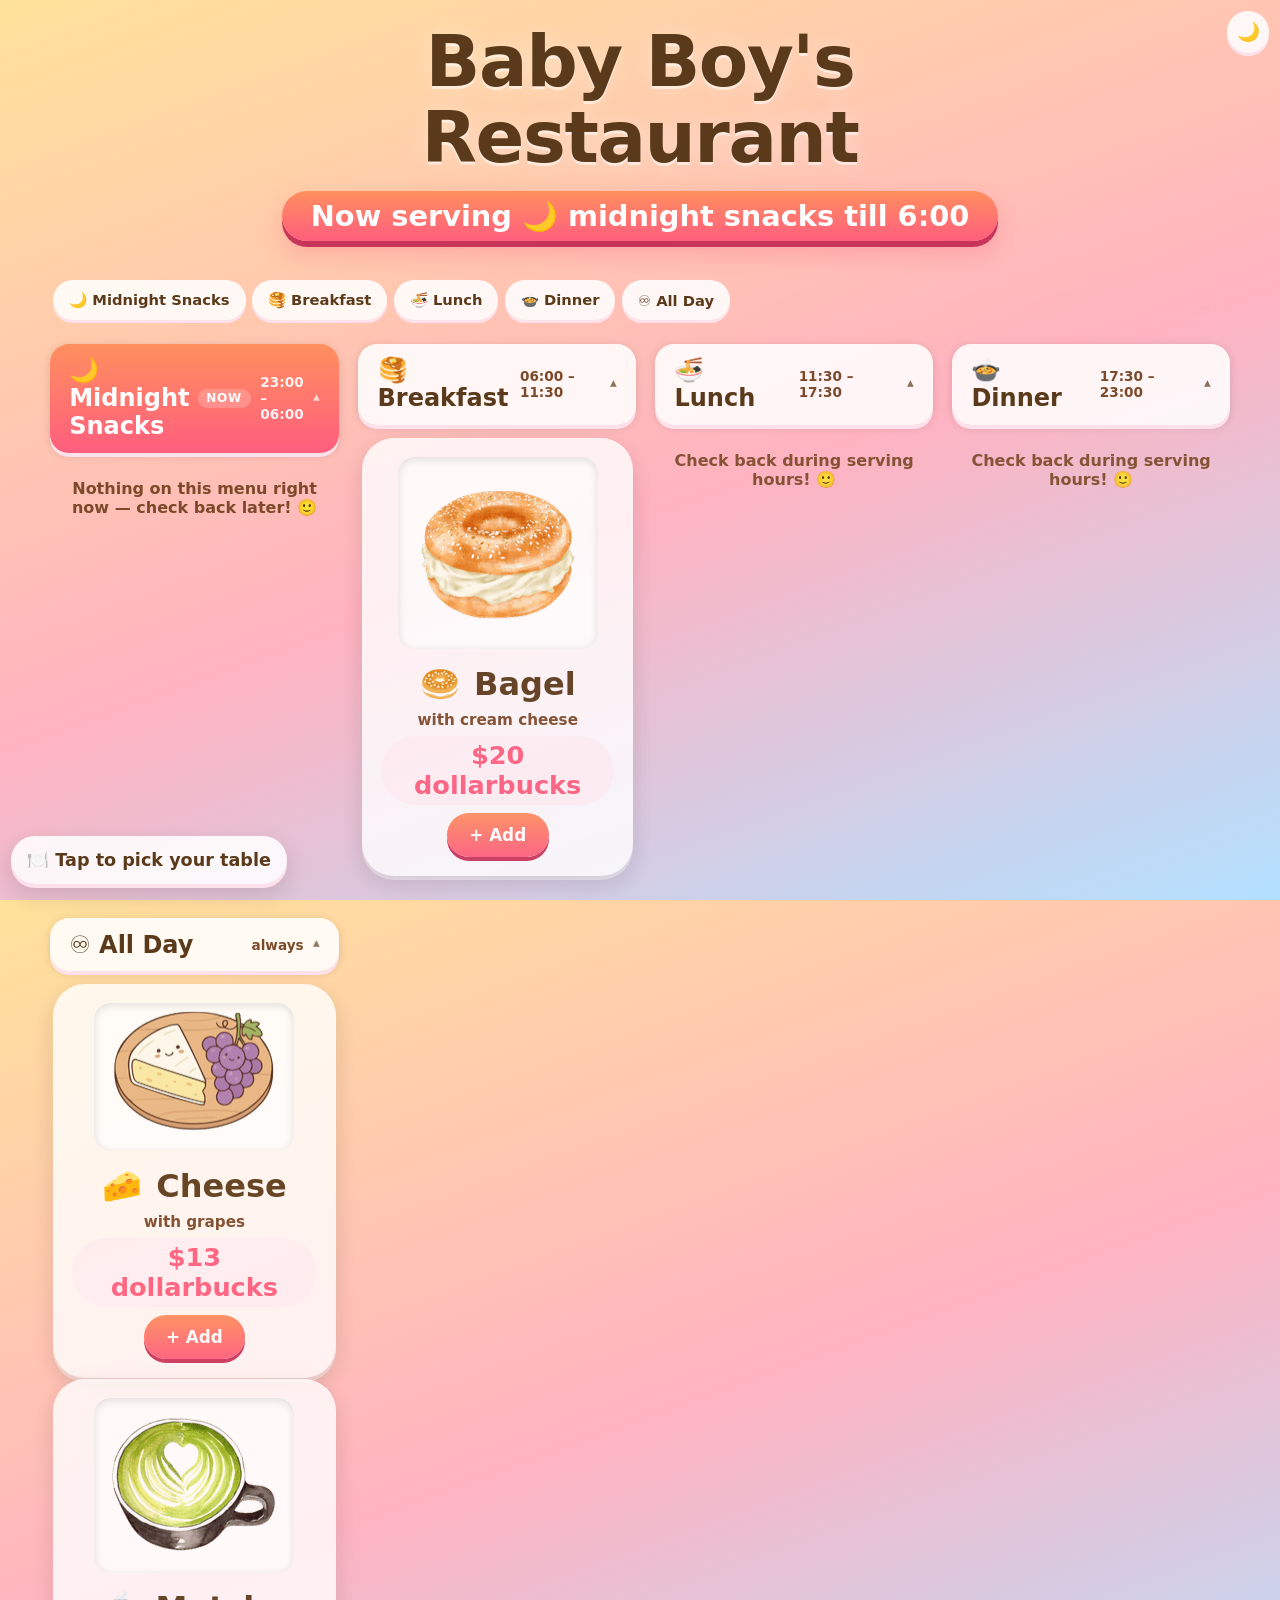
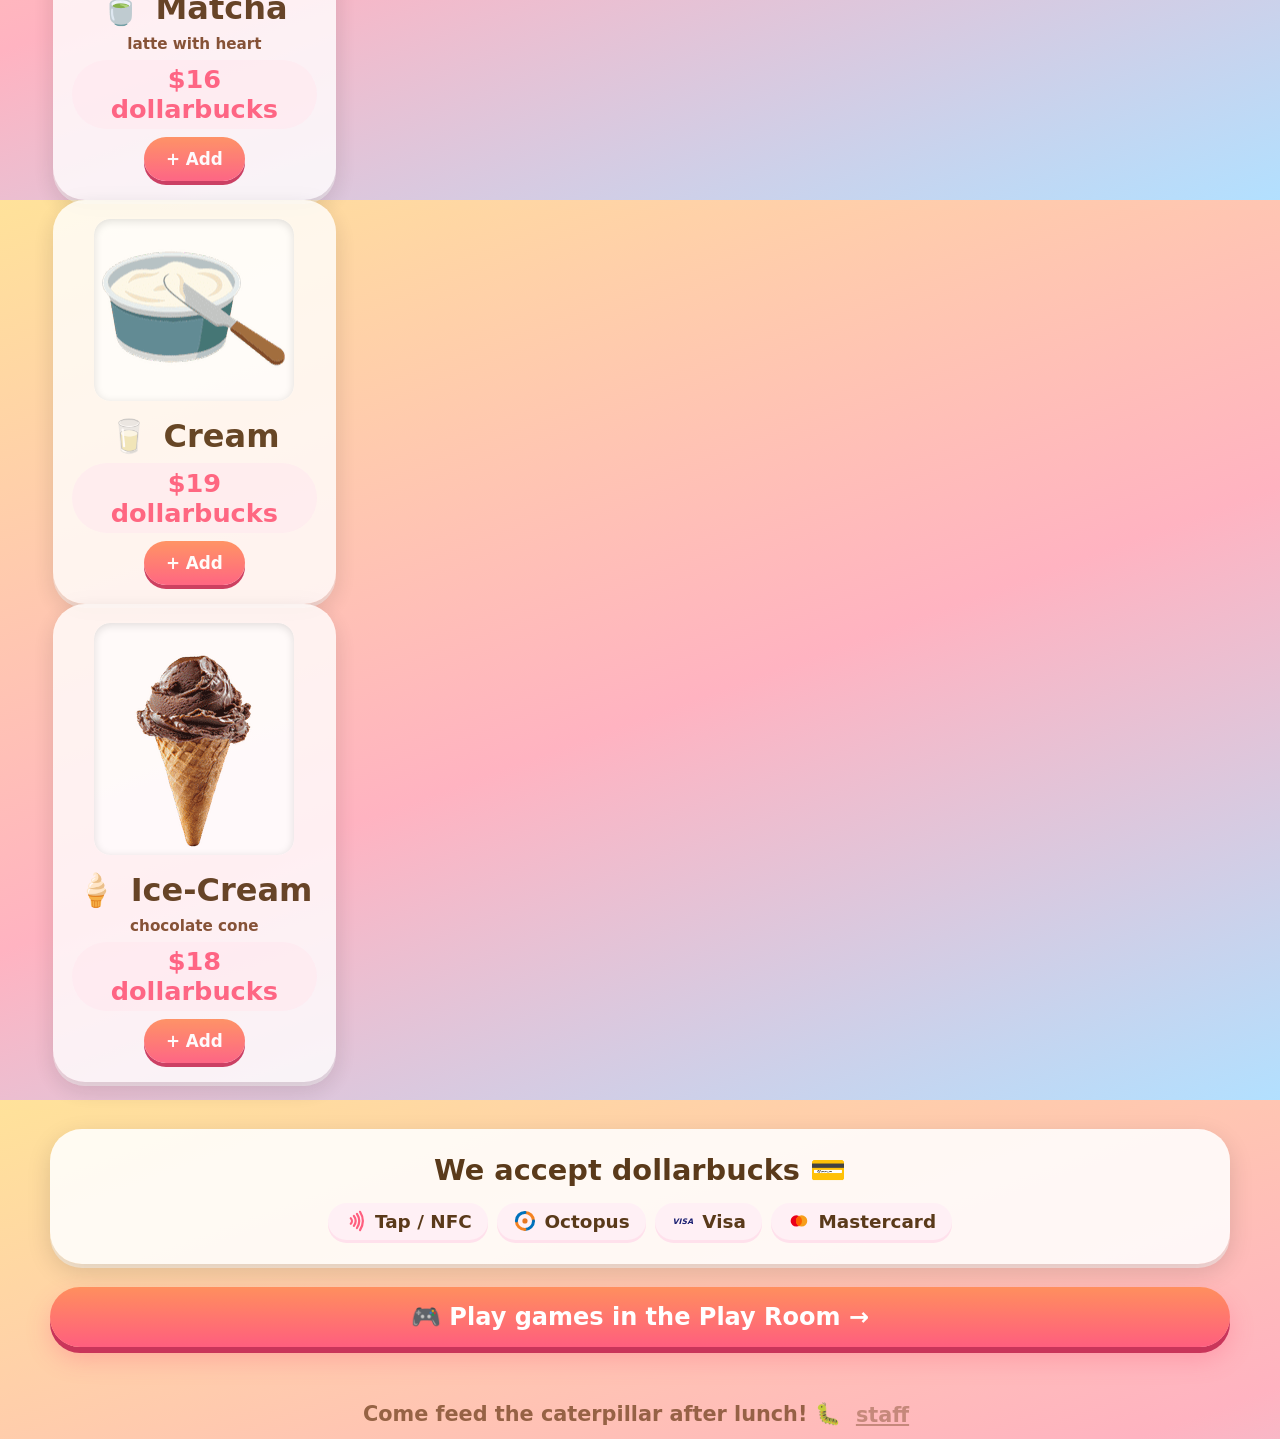
<file: index.html>
<!DOCTYPE html>
<html lang="en">
<head>
  <meta charset="UTF-8" />
  <meta name="viewport" content="width=device-width, initial-scale=1.0, viewport-fit=cover, user-scalable=no" />
  <meta name="apple-mobile-web-app-capable" content="yes" />
  <meta name="apple-mobile-web-app-status-bar-style" content="default" />
  <meta name="theme-color" content="#ffe29a" media="(prefers-color-scheme: light)" />
  <meta name="theme-color" content="#2b2118" media="(prefers-color-scheme: dark)" />
  <title>Baby Boy's Restaurant — Menu</title>
  <script>(function(){var t=null;try{t=localStorage.getItem('theme')}catch(e){}if(t!=='light'&&t!=='dark'){t=(window.matchMedia&&matchMedia('(prefers-color-scheme: dark)').matches)?'dark':'light'}document.documentElement.dataset.theme=t})();</script>
  <style>
    :root {
      color-scheme: light;
      --bg-1: #ffe29a; --bg-2: #ffb3c1; --bg-3: #b2e0ff;
      --text: #5a3a1a; --text-soft: #7c4a2a;
      --card: #ffffffdd; --card-soft: #fff0f5; --card-warm: #fff8e8;
      --chip-bg: #ffffffdd; --chip-shadow: #ffe1ec;
      --btn-grad-a: #ff8f5e; --btn-grad-b: #ff5e7e; --btn-shadow: #c9355a;
      --shadow-soft: #00000022; --shadow-lift: #ffffff88; --shadow-deep: #00000018;
      --flag-card: #ffffff;
      --title-shadow: #fff8;
      --accent: #ff5e7e;
      --price-bg: #fff0f5;
      --toggle-bg: #ffffffdd; --toggle-shadow: #ffe1ec;
    }
    [data-theme="dark"] {
      color-scheme: dark;
      --bg-1: #2b2118; --bg-2: #3a2333; --bg-3: #1f2430;
      --text: #f6ead9; --text-soft: #e0c9a8;
      --card: #322a24f2; --card-soft: #4a3038; --card-warm: #3d3327;
      --chip-bg: #3a3128ee; --chip-shadow: #241d18;
      --btn-shadow: #8f2340;
      --shadow-soft: #00000066; --shadow-lift: #ffffff14; --shadow-deep: #00000045;
      --title-shadow: #00000040;
      --price-bg: #4a3038;
      --toggle-bg: #3a3128ee; --toggle-shadow: #241d18;
    }
    * { box-sizing: border-box; margin: 0; padding: 0; -webkit-tap-highlight-color: transparent; }
    [hidden] { display: none !important; }
    body[data-cartpill="1"] { padding-bottom: calc(9.4rem + env(safe-area-inset-bottom)); }
    html, body { height: 100%; }
    body {
      font-family: system-ui, -apple-system, "Segoe UI", sans-serif;
      background: linear-gradient(160deg, var(--bg-1) 0%, var(--bg-2) 55%, var(--bg-3) 100%);
      color: var(--text);
      min-height: 100vh; min-height: 100dvh;
      padding: calc(1.5rem + env(safe-area-inset-top)) 1rem calc(5rem + env(safe-area-inset-bottom));
      overflow-x: hidden;
      overscroll-behavior: none;
      touch-action: manipulation;
      -webkit-user-select: none; user-select: none;
    }
    .container { max-width: 900px; margin: 0 auto; }
    header { text-align: center; margin-bottom: 2rem; }
    h1 {
      font-size: clamp(2.4rem, 10vw, 4.5rem);
      font-weight: 900;
      text-shadow: 0 3px 0 var(--title-shadow), 0 0 24px #ffffff55;
      letter-spacing: -0.02em;
      line-height: 1.05;
      animation: bob 2.4s ease-in-out infinite;
    }
    @keyframes bob { 0%,100% { transform: translateY(0); } 50% { transform: translateY(-12px); } }
    .badge {
      display: inline-block;
      font-size: clamp(1.2rem, 5vw, 1.8rem);
      font-weight: 900;
      color: #fff;
      background: linear-gradient(180deg, #ff8f5e, #ff5e7e);
      border-radius: 999px;
      padding: .5rem 1.8rem;
      margin-top: 1rem;
      box-shadow: 0 6px 0 var(--btn-shadow), 0 12px 24px color-mix(in srgb, var(--btn-grad-b) 33%, transparent);
      animation: pulse 1.8s ease-in-out infinite;
    }
    @keyframes pulse { 0%,100% { transform: scale(1); } 50% { transform: scale(1.06); } }
    .menu {
      display: grid;
      grid-template-columns: repeat(auto-fit, minmax(220px, 1fr));
      gap: 1.5rem;
    }
    .card {
      background: var(--card);
      border-radius: 2rem;
      padding: 1.5rem;
      text-align: center;
      box-shadow: 0 8px 24px var(--shadow-soft), 0 4px 0 var(--shadow-lift);
      transition: transform .2s ease, box-shadow .2s ease;
      animation: card-in .5s cubic-bezier(.34,1.56,.64,1) both;
    }
    .card:nth-child(1) { animation-delay: .1s; }
    .card:nth-child(2) { animation-delay: .2s; }
    .card:nth-child(3) { animation-delay: .3s; }
    .card:nth-child(4) { animation-delay: .4s; }
    .card:nth-child(5) { animation-delay: .5s; }
    @keyframes card-in { 0% { transform: translateY(40px) scale(.9); opacity: 0; } 100% { transform: translateY(0) scale(1); opacity: 1; } }
    .card:active { transform: scale(.97); box-shadow: 0 4px 12px #00000022; }
    .card-img {
      width: 100%;
      max-width: 200px;
      height: auto;
      margin: 0 auto 1rem;
      display: block;
      border-radius: 1rem;
      background: #fff;
      padding: .5rem;
      box-shadow: inset 0 2px 8px var(--shadow-soft);
      animation: float 3s ease-in-out infinite;
    }
    .card:nth-child(2) .card-img { animation-delay: .3s; }
    .card:nth-child(3) .card-img { animation-delay: .6s; }
    .card:nth-child(4) .card-img { animation-delay: .9s; }
    .card:nth-child(5) .card-img { animation-delay: 1.2s; }
    @keyframes float { 0%,100% { transform: translateY(0) rotate(-2deg); } 50% { transform: translateY(-8px) rotate(2deg); } }
    .card-name {
      font-size: clamp(1.4rem, 6vw, 2rem);
      font-weight: 900;
      color: var(--text);
      margin-bottom: .5rem;
    }
    .card-price {
      font-size: clamp(1.2rem, 5vw, 1.6rem);
      font-weight: 800;
      color: var(--accent);
      background: var(--price-bg);
      border-radius: 999px;
      padding: .3rem 1rem;
      display: inline-block;
    }
    .pay {
      background: var(--card);
      border-radius: 2rem;
      padding: 1.5rem;
      margin-top: 1.5rem;
      text-align: center;
      box-shadow: 0 8px 24px var(--shadow-soft), 0 4px 0 var(--shadow-lift);
      animation: card-in .5s cubic-bezier(.34,1.56,.64,1) both;
      animation-delay: .6s;
    }
    .pay-title {
      font-size: clamp(1.3rem, 5vw, 1.8rem);
      font-weight: 900;
      color: var(--text);
      margin-bottom: 1rem;
    }
    .pay-row {
      display: flex;
      flex-wrap: wrap;
      justify-content: center;
      gap: .6rem;
    }
    .chip {
      display: inline-flex;
      align-items: center;
      gap: .45rem;
      font-size: clamp(.95rem, 3.5vw, 1.15rem);
      font-weight: 800;
      color: var(--text);
      background: var(--price-bg);
      border-radius: 999px;
      padding: .4rem 1rem;
      box-shadow: 0 3px 0 #ffe1ec;
      transition: transform .2s ease;
    }
    .chip:active { transform: scale(.95); }
    .chip svg { width: 1.3em; height: 1.3em; flex-shrink: 0; }
    .games-link {
      display: flex;
      align-items: center;
      justify-content: center;
      gap: .5rem;
      text-decoration: none;
      font-size: clamp(1.1rem, 4.5vw, 1.5rem);
      font-weight: 900;
      color: #fff;
      background: linear-gradient(180deg, #ff8f5e, #ff5e7e);
      border-radius: 999px;
      padding: 1rem 1.5rem;
      margin-top: 1.5rem;
      box-shadow: 0 6px 0 var(--btn-shadow), 0 12px 24px color-mix(in srgb, var(--btn-grad-b) 33%, transparent);
      animation: card-in .5s cubic-bezier(.34,1.56,.64,1) both;
      animation-delay: .7s;
    }
    .games-link:active { transform: translateY(3px); box-shadow: 0 3px 0 #c9355a; }
    footer {
      text-align: center;
      margin-top: 3rem;
      font-size: clamp(1rem, 4vw, 1.3rem);
      font-weight: 700;
      color: var(--text-soft);
      opacity: .8;
    }
    @media (max-width: 480px) {
      .menu { grid-template-columns: 1fr; }
    }
    @media (min-width: 481px) and (max-width: 768px) {
      .menu { grid-template-columns: repeat(2, 1fr); }
    }
    @media (min-width: 769px) {
      .menu { grid-template-columns: repeat(3, 1fr); }
    }
    @media (min-width: 1024px) {
      .menu { grid-template-columns: repeat(4, 1fr); gap: 1.2rem; }
      .container { max-width: 1180px; }
      .card { padding: 1.2rem; }
    }
    @media (min-width: 768px) {
      .ov-card, .sheet { border-radius: 1.8rem; max-width: 520px; margin-bottom: 0; padding-bottom: 1.4rem; }
      .overlay { align-items: center; padding-bottom: 2rem; }
      .sheet { position: fixed; left: 50%; top: 50%; bottom: auto; transform: translate(-50%, -50%); border-radius: 1.8rem; padding-bottom: 1.4rem; animation: none; max-height: 82dvh; margin-bottom: 0; }
      html { scroll-behavior: smooth; }
    }
    .jumpbar {
      position: sticky; z-index: 12; top: 0; display: flex; gap: .4rem; overflow-x: auto;
      padding: .45rem .2rem .55rem; margin: 0 0 .9rem; -webkit-overflow-scrolling: touch;
      background: transparent; -webkit-backdrop-filter: blur(8px); backdrop-filter: blur(8px); border-radius: 1.2rem;
    }
    .jumpbar::-webkit-scrollbar { display: none; }
    .jumpchip {
      flex-shrink: 0; display: inline-flex; align-items: center; gap: .35rem;
      font-size: .92rem; font-weight: 800; color: var(--text);
      background: var(--chip-bg); border-radius: 999px; padding: .5rem 1rem; min-height: 40px;
      box-shadow: 0 3px 0 var(--chip-shadow); text-decoration: none; touch-action: manipulation;
    }
    .menu-section { scroll-margin-top: 3.4rem; }
    [data-act="add"], .card, .card-img { scroll-margin-top: 4rem; }
    .dish-emoji { margin-right: .2rem; }
    /* ---- online menu additions ---- */
    .menu-section { margin-bottom: 1.2rem; }
    .menu-section .sec-head, .menu.fixed .sec-head { border: none; }
    .sec-head {
      display: flex; align-items: center; gap: .6rem; width: 100%;
      justify-content: space-between; text-align: left; cursor: pointer;
      font-family: inherit; color: var(--text);
      background: var(--chip-bg); border-radius: 1.2rem; padding: .8rem 1.2rem;
      box-shadow: 0 4px 0 var(--chip-shadow), 0 2px 10px var(--shadow-soft);
      border: none;
    }
    .menu-section.now .sec-head { background: linear-gradient(180deg, #ff8f5e, #ff5e7e); color: #fff; }
    .menu-section.now .sec-head .sec-hours { color: #fff; opacity: .9; }
    .sec-title { font-size: clamp(1.15rem, 4.5vw, 1.5rem); font-weight: 900; display: inline-flex; align-items: center; gap: .5rem; }
    .nowbadge {
      font-size: .75rem; font-weight: 900; text-transform: uppercase; letter-spacing: .06em;
      background: #ffffff33; border-radius: 999px; padding: .15rem .55rem;
    }
    .sec-hours { font-size: .85rem; font-weight: 700; color: var(--text-soft); margin-left: auto; }
    .sec-chev { font-weight: 900; opacity: .7; }
    .sec-head[aria-expanded="true"] .sec-chev { transform: rotate(180deg); }
    .sec-body { padding: .8rem .2rem .2rem; }
    .menu-section.other .sec-body { opacity: .92; }
    .card-desc { font-size: .95rem; font-weight: 700; color: var(--text-soft); margin-bottom: .4rem; }
    .card-emoji { font-size: clamp(3.2rem, 18vw, 4.6rem); line-height: 1.25; margin: .6rem auto .9rem; display:block; width:max-content;max-width:100%; }
    .card.off { opacity: .55; filter: saturate(.6); }
    .soldoutbadge {
      font-weight: 900; color: var(--text-soft); background: var(--price-bg);
      border-radius: 999px; padding: .55rem 1.1rem; display: inline-block; margin-top: .2rem;
    }
    .addbtn, .bigbtn, .paychip, .tablechip, .stepbtn, .tab {
      font-family: inherit; font-weight: 900; border: none; cursor: pointer;
      touch-action: manipulation; -webkit-tap-highlight-color: transparent;
    }
    .addbtn {
      font-size: 1.05rem; color: #fff;
      background: linear-gradient(180deg, #ff8f5e, #ff5e7e);
      border-radius: 999px; padding: .6rem 1.4rem; margin-top: .5rem; min-height: 44px;
      box-shadow: 0 4px 0 var(--btn-shadow);
    }
    .addbtn:active { transform: translateY(2px); box-shadow: 0 2px 0 var(--btn-shadow); }
    .addbtn.hot { animation: none; }
    .emptynote { font-weight: 700; color: var(--text-soft); padding: .8rem 1rem; text-align: center; }
    .emptynote.warn { color: #a33; }
    /* table + cart floating controls */
    .tablebar, .cartpill {
      position: fixed; z-index: 30;
      border: none; cursor: pointer; font-family: inherit;
      font-size: clamp(.95rem, 3.8vw, 1.1rem); font-weight: 900; color: var(--text);
      background: var(--chip-bg); border-radius: 999px;
      box-shadow: 0 4px 0 var(--toggle-shadow), 0 10px 24px var(--shadow-soft);
      padding: .75rem 1rem; min-height: 3rem;
      -webkit-tap-highlight-color: transparent;
      max-width: 46vw; overflow: hidden; text-overflow: ellipsis; white-space: nowrap;
    }
    .tablebar { left: .7rem; bottom: calc(1rem + env(safe-area-inset-bottom)); }
    .cartpill { right: .7rem; left: auto; bottom: calc(1rem + env(safe-area-inset-bottom)); display: none; background: linear-gradient(180deg, #ff8f5e, #ff5e7e); color: #fff; box-shadow: 0 4px 0 var(--btn-shadow), 0 10px 24px var(--shadow-soft); }
    .cartpill:not([hidden]) { display: block; }
    .overlay {
      position: fixed; inset: 0; z-index: 40; display: flex; align-items: flex-end; justify-content: center;
      background: #00000055; -webkit-backdrop-filter: blur(2px); backdrop-filter: blur(2px); padding: 1rem;
      padding-bottom: calc(1rem + env(safe-area-inset-bottom));
    }
    .ov-card, .sheet {
      width: 100%; max-width: 560px; max-height: 82dvh; overflow-y: auto; -webkit-overflow-scrolling: touch;
      background: var(--card); -webkit-backdrop-filter: blur(6px); backdrop-filter: blur(6px); color: var(--text);
      border-radius: 2rem; padding: 1.3rem 1.2rem;
      box-shadow: 0 12px 40px var(--shadow-soft), 0 4px 0 var(--shadow-lift);
    }
    .ov-card { max-height: 70dvh; margin-bottom: calc(.5rem + env(safe-area-inset-bottom)); }
    .sheet {
      position: fixed; left: 50%; transform: translateX(-50%);
      bottom: 0; z-index: 60; margin-bottom: 0;
      border-radius: 2rem 2rem 0 0;
      padding-bottom: calc(1.3rem + env(safe-area-inset-bottom));
      animation: sheet-up .28s cubic-bezier(.34,1.2,.64,1);
    }
    @keyframes sheet-up { from { transform: translate(-50%, 40%); opacity: .4; } to { transform: translate(-50%, 0); opacity: 1; } }
    .ov-head, .sh-head { font-size: clamp(1.25rem, 5vw, 1.6rem); font-weight: 900; margin-bottom: .8rem; text-align: center; }
    .tablegrid { display: grid; grid-template-columns: repeat(auto-fill, minmax(3rem, 1fr)); gap: .5rem; margin-bottom: 1rem; }
    .tablechip {
      min-height: 3rem; border-radius: 1rem; font-size: 1.15rem; color: var(--text);
      background: var(--price-bg); box-shadow: 0 3px 0 var(--chip-shadow);
    }
    .tablechip.sel { background: linear-gradient(180deg, #ff8f5e, #ff5e7e); color: #fff; box-shadow: 0 3px 0 var(--btn-shadow); }
    .sh-body.center { text-align: center; }
    .sentcard { background: var(--card-soft); border-radius: 1.4rem; padding: 1rem; display: grid; gap: .35rem; font-weight: 800; margin-bottom: .8rem; }
    .cartline {
      display: flex; align-items: center; gap: .5rem; padding: .55rem 0;
      border-bottom: 2px dashed color-mix(in srgb, var(--text-soft) 25%, transparent);
      font-weight: 800;
    }
    .cl-emoji { width: 1.8rem; text-align: center; }
    .cl-name { flex: 1; min-width: 0; overflow: hidden; text-overflow: ellipsis; white-space: nowrap; }
    .cl-qty { display: inline-flex; align-items: center; gap: .55rem; }
    .cl-qty b { min-width: 1.4ch; text-align: center; }
    .cl-price { min-width: 3.2ch; text-align: right; }
    .stepbtn {
      min-width: 2.6rem; min-height: 2.6rem; border-radius: .9rem; font-size: 1.15rem;
      background: var(--price-bg); color: var(--text); box-shadow: 0 3px 0 var(--chip-shadow);
    }
    .stepbtn.rm { background: transparent; box-shadow: none; color: var(--text-soft); }
    .totrow { display: flex; justify-content: space-between; align-items: center; font-weight: 900; font-size: 1.15rem; padding: .7rem .2rem; }
    .notefield {
      width: 100%; font-family: inherit; font-size: 1rem; font-weight: 600; color: var(--text);
      background: var(--card-warm); border: 2px solid transparent; border-radius: 1.2rem;
      padding: .7rem .9rem; margin-top: .8rem; resize: none;
    }
    .notefield:focus { outline: none; border-color: var(--accent); }
    .notecount { font-size: .78rem; font-weight: 700; color: var(--text-soft); text-align: right; padding-right: .3rem; }
    .payrow { display: flex; flex-wrap: wrap; gap: .5rem; margin: .8rem 0; }
    .paychip {
      font-size: .95rem; color: var(--text); background: var(--price-bg);
      border-radius: 999px; padding: .55rem 1rem; min-height: 2.8rem;
      box-shadow: 0 3px 0 var(--chip-shadow);
    }
    .paychip.sel { background: linear-gradient(180deg, #ff8f5e, #ff5e7e); color: #fff; box-shadow: 0 3px 0 var(--btn-shadow); }
    .bigbtn {
      width: 100%; font-size: 1.15rem; color: #fff; padding: .95rem 1rem; min-height: 3.2rem;
      background: linear-gradient(180deg, #ff8f5e, #ff5e7e); border-radius: 999px;
      box-shadow: 0 5px 0 var(--btn-shadow); margin-top: .4rem;
    }
    .bigbtn:disabled { opacity: .45; box-shadow: none; cursor: default; }
    .bigbtn:not(:disabled):active { transform: translateY(2px); box-shadow: 0 3px 0 var(--btn-shadow); }
    .sh-aux {
      display: block; width: 100%; margin-top: .6rem; padding: .7rem;
      font-family: inherit; font-weight: 800; color: var(--text-soft);
      background: none; border: none; cursor: pointer; touch-action: manipulation;
    }
    @media (max-width: 480px) {
      .tablebar, .cartpill { max-width: 92vw; }
    }

  </style>
</head>
<body>
  <button id="themeToggle" aria-label="Toggle light/dark theme" title="Light / dark" style="position:fixed;top:calc(.7rem + env(safe-area-inset-top));right:.7rem;z-index:20;font-size:1.15rem;line-height:1;width:2.6rem;height:2.6rem;border:none;border-radius:50%;background:var(--toggle-bg);box-shadow:0 3px 0 var(--toggle-shadow);cursor:pointer;-webkit-tap-highlight-color:transparent">🌓</button>
  <div class="container">
    <header>
      <h1>Baby Boy's<br />Restaurant</h1>
      <div class="badge" id="openBadge">Now Open! 🎉</div>
    </header>
    <div id="jumpBar" class="jumpbar" aria-label="Menu sections"></div>
    <div class="menu" id="menuRoot"></div>
    <div class="pay">
      <div class="pay-title">We accept dollarbucks 💳</div>
      <div class="pay-row">
        <span class="chip">
          <svg viewBox="0 0 24 24" fill="none" stroke="#ff5e7e" stroke-width="2.2" stroke-linecap="round" aria-hidden="true">
            <path d="M6.8 9.2a4 4 0 0 1 0 5.6" />
            <path d="M9.9 7a8.5 8.5 0 0 1 0 10" />
            <path d="M13 4.9a13 13 0 0 1 0 14.2" />
            <path d="M16.1 2.8a17.5 17.5 0 0 1 0 18.4" />
          </svg>
          Tap / NFC
        </span>
        <span class="chip">
          <svg viewBox="0 0 24 24" fill="none" stroke-width="3" stroke-linecap="round" aria-hidden="true">
            <path d="M12 3.4a8.6 8.6 0 0 1 8.6 8.6" stroke="#f58220" />
            <path d="M20.6 12a8.6 8.6 0 0 1 -8.6 8.6" stroke="#0072bc" />
            <path d="M12 20.6a8.6 8.6 0 0 1 -8.6 -8.6" stroke="#f58220" />
            <path d="M3.4 12a8.6 8.6 0 0 1 8.6 -8.6" stroke="#0072bc" />
            <circle cx="12" cy="12" r="2.6" fill="#e87722" stroke="none" />
          </svg>
          Octopus
        </span>
        <span class="chip">
          <svg viewBox="0 0 44 24" aria-hidden="true">
            <text x="22" y="17.5" text-anchor="middle" font-family="system-ui, -apple-system, sans-serif" font-size="14" font-weight="900" font-style="italic" letter-spacing="0.5" fill="#1a1f71">VISA</text>
          </svg>
          Visa
        </span>
        <span class="chip">
          <svg viewBox="0 0 36 24" aria-hidden="true">
            <circle cx="14" cy="12" r="8.5" fill="#eb001b" />
            <circle cx="22" cy="12" r="8.5" fill="#f79e1b" />
            <path d="M18 4.5a8.5 8.5 0 0 1 0 15a8.5 8.5 0 0 1 0 -15z" fill="#ff5f00" />
          </svg>
          Mastercard
        </span>
      </div>
    </div>
    <a class="games-link" href="games/">🎮 Play games in the Play Room →</a>
    <footer> Come feed the caterpillar after lunch! 🐛 <a href="/admin.html" style="color:inherit;opacity:.55;text-decoration:underline;display:inline-block;padding:.45rem .5rem;min-height:44px">staff</a></footer>
  </div>

  <!-- online menu: mounts -->
  <button id="tableBar" class="tablebar" data-act="table" aria-haspopup="dialog" aria-label="Pick your table number"></button>
  <button id="cartPill" class="cartpill" data-act="cartbtn" aria-haspopup="dialog" aria-label="Open your order"></button>
  <div id="tableOverlay" class="overlay" hidden role="dialog" aria-label="Pick your table">
    <div class="ov-card">
      <div class="ov-head">🍽️ Which table are you?</div>
      <div id="tableGrid" class="tablegrid"></div>
      <button class="sh-aux" data-act="closetable">Close</button>
    </div>
  </div>
  <div id="orderSheet" class="sheet" hidden role="dialog" aria-label="Your order"></div>

  <script type="module">
    import { init } from './games/menu/js/menu.js?v=09260025';
    init();
  </script>

  <script>
    (function () {
      var b = document.getElementById('themeToggle');
      var paint = function () { b.textContent = (document.documentElement.dataset.theme === 'dark') ? '☀️' : '🌙'; };
      b.addEventListener('click', function () {
        var next = (document.documentElement.dataset.theme === 'dark') ? 'light' : 'dark';
        document.documentElement.dataset.theme = next;
        try { localStorage.setItem('theme', next); } catch (e) {}
        var metas = document.querySelectorAll('meta[name="theme-color"]');
        for (var i = 0; i < metas.length; i++) { metas[i].removeAttribute('media'); metas[i].setAttribute('content', next === 'dark' ? '#2b2118' : '#ffe29a'); }
        paint();
      });
      paint();
    })();
  </script>
</body>
</html>
</file>
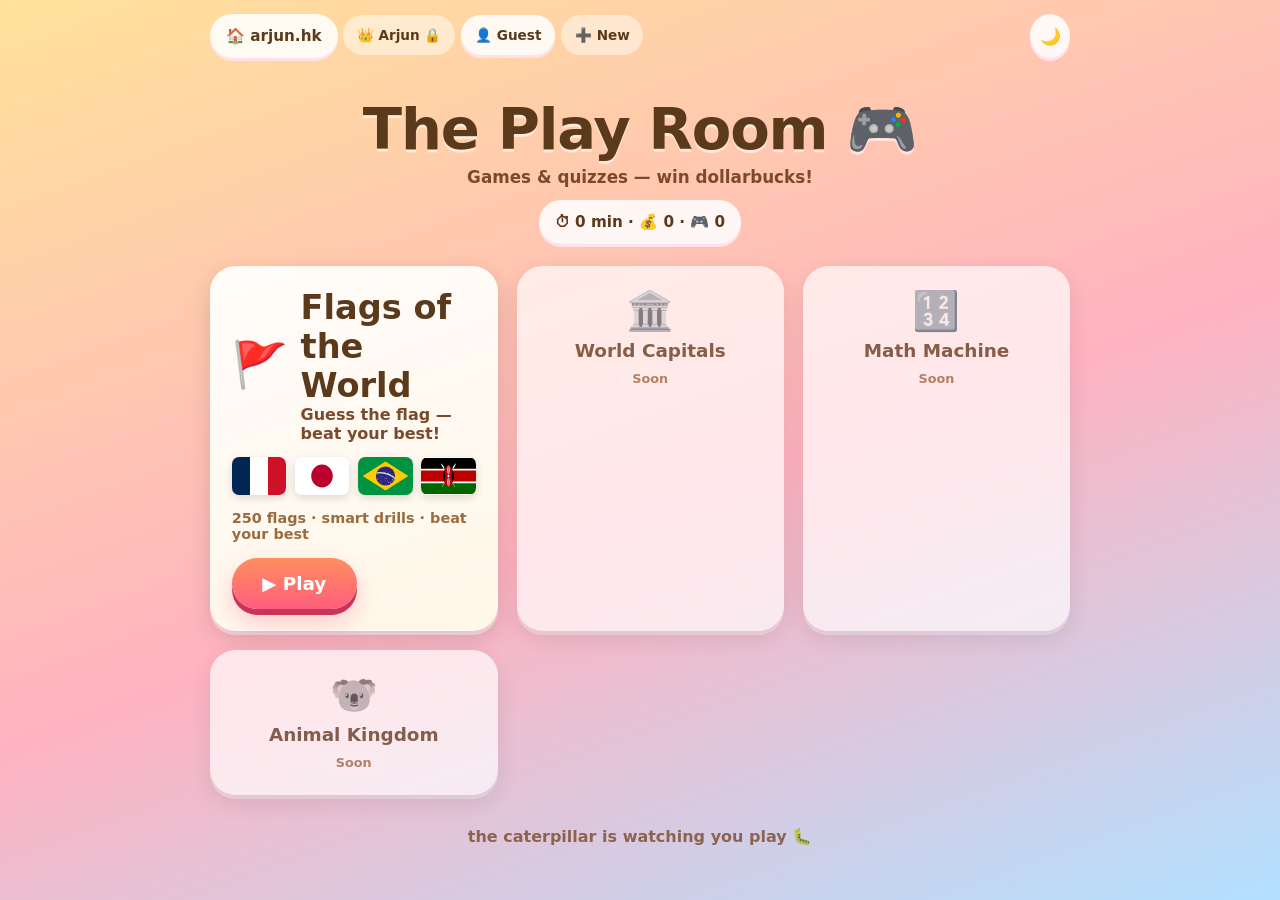
<file: games/index.html>
<!DOCTYPE html>
<html lang="en">
<head>
  <meta charset="UTF-8" />
  <meta name="viewport" content="width=device-width, initial-scale=1.0, viewport-fit=cover, user-scalable=no" />
  <meta name="apple-mobile-web-app-capable" content="yes" />
  <meta name="apple-mobile-web-app-status-bar-style" content="default" />
  <meta name="theme-color" content="#ffe29a" media="(prefers-color-scheme: light)" />
  <meta name="theme-color" content="#2b2118" media="(prefers-color-scheme: dark)" />
  <title>The Play Room — Games &amp; Quizzes</title>
  <script>(function(){var t=null;try{t=localStorage.getItem('theme')}catch(e){}if(t!=='light'&&t!=='dark'){t=(window.matchMedia&&matchMedia('(prefers-color-scheme: dark)').matches)?'dark':'light'}document.documentElement.dataset.theme=t})();</script>
  <link rel="stylesheet" href="assets/css/base.css?v=09260025" />
  <style>
    .flagrow { display: flex; gap: .55rem; margin: .2rem 0; }
    .flagrow img { width: 3.4rem; height: auto; border-radius: .45rem; box-shadow: 0 3px 8px var(--shadow-soft); animation: float 3s ease-in-out infinite; }
    .flagrow img:nth-child(2) { animation-delay: .35s; }
    .flagrow img:nth-child(3) { animation-delay: .7s; }
    .flagrow img:nth-child(4) { animation-delay: 1.05s; }
    .herotop { display: flex; align-items: center; gap: .8rem; }
    .cardlink { text-decoration: none; color: inherit; display: block; }
    .pbar { display: flex; gap: .4rem; align-items: center; overflow-x: auto; flex: 1 1 auto; min-width: 0; padding-bottom: .2rem; -webkit-overflow-scrolling: touch; }
    .pbar::-webkit-scrollbar { display: none; }
    .pbar .chip { white-space: nowrap; flex-shrink: 0; font-size: .85rem; padding: .45rem .85rem; min-height: 40px; }
    .emojigrid { display: grid; grid-template-columns: repeat(4, 1fr); gap: .5rem; margin: .7rem 0 1rem; }
    .emojigrid button {
      font-size: 1.7rem; padding: .55rem 0; border-radius: 1rem; border: 3px solid transparent;
      background: var(--flag-card); cursor: pointer; font-family: inherit; box-shadow: 0 3px 0 var(--answer-shadow);
    }
    .emojigrid button.on { border-color: var(--accent); background: var(--card-soft); }
    .prow { display: flex; align-items: center; justify-content: space-between; gap: .6rem; background: var(--card); border-radius: 1rem; padding: .6rem .8rem; margin-bottom: .5rem; box-shadow: 0 3px 0 var(--answer-shadow); font-weight: 800; }
    .prow .del { border: none; background: var(--wrong-bg); color: var(--bad); border-radius: .7rem; padding: .35rem .7rem; font-weight: 900; cursor: pointer; font-family: inherit; font-size: .85rem; }
    .shake { animation: shakeX .4s ease; }
    @keyframes shakeX { 0%,100% { transform: translateX(0); } 25% { transform: translateX(-6px); } 75% { transform: translateX(6px); } }
    .merr { color: var(--bad); font-weight: 800; font-size: .9rem; min-height: 1.2rem; margin-bottom: .4rem; text-align: center; }
    h1.title { margin-top: .4rem; }
    .sub { margin-bottom: .8rem; }
  </style>
</head>
<body>
  <div class="container">
    <div class="topbar tight">
      <a class="chip" href="../">🏠 arjun.hk</a>
      <div class="pbar" id="profiles"></div>
      <button class="chip" id="themeToggle" aria-label="Toggle light/dark theme" title="Light / dark">🌓</button>
    </div>
    <div id="status" style="text-align:center;font-weight:800;min-height:1.4rem;margin:.2rem 0 .5rem;font-size:.9rem"></div>
    <h1 class="title">The Play Room 🎮</h1>
    <div class="sub">Games &amp; quizzes — win dollarbucks!</div>
    <div class="statrow"><span class="chip" id="totals">⏱ 0 min · 💰 0 · 🎮 0</span></div>
    <div class="grid">
      <a class="cardlink" href="flags/">
        <div class="card hero">
          <div class="herotop">
            <span class="em">🚩</span>
            <div>
              <h2>Flags of the World</h2>
              <p>Guess the flag — beat your best!</p>
            </div>
          </div>
          <div class="flagrow">
            <img src="flags/img/fr.svg" alt="" draggable="false"/>
            <img src="flags/img/jp.svg" alt="" draggable="false"/>
            <img src="flags/img/br.svg" alt="" draggable="false"/>
            <img src="flags/img/ke.svg" alt="" draggable="false"/>
          </div>
          <div class="meta" id="flagsMeta"></div>
          <div class="herorow">
            <span class="btn">▶ Play</span>
          </div>
        </div>
      </a>
      <div class="card soon"><span class="em">🏛️</span><h3>World Capitals</h3><span class="pill">Soon</span></div>
      <div class="card soon"><span class="em">🔢</span><h3>Math Machine</h3><span class="pill">Soon</span></div>
      <div class="card soon"><span class="em">🐨</span><h3>Animal Kingdom</h3><span class="pill">Soon</span></div>
    </div>
    <footer>the caterpillar is watching you play 🐛</footer>
  </div>
  <script type="module">
    import { Store, EMOJIS, normalizeName, validNewProfile } from './assets/js/store.js?v=09260025';
    import { bindThemeToggle } from './assets/js/theme.js?v=09260025';

    const esc = (s) => String(s).replace(/[&<>"']/g, (c) => ({ '&': '&amp;', '<': '&lt;', '>': '&gt;', '"': '&quot;', "'": '&#39;' }[c]));
    const app = document.querySelector('.container');

    const persistentStatus = () => {
      if (Store.syncEnabled()) return '✅ Arjun is signed in — stats sync to every device.';
      try {
        const legacy = JSON.parse(localStorage.getItem('games.Arjun.flags'));
        if (Store.profile() === 'Guest' && legacy && legacy.totals && legacy.totals.plays > 0) {
          return '💾 You have saved games — tap 👑 Arjun and enter your PIN to sync them.';
        }
      } catch {}
      return '';
    };

    let toastTimer = null;
    const toast = (msg, ok = true) => {
      const el = document.getElementById('status');
      el.textContent = msg;
      el.style.color = ok ? 'var(--good)' : 'var(--bad)';
      clearTimeout(toastTimer);
      toastTimer = setTimeout(() => {
        el.textContent = persistentStatus();
        el.style.color = 'var(--text-faint)';
      }, 4000);
    };

    const renderStatus = () => {
      const el = document.getElementById('status');
      el.textContent = persistentStatus();
      el.style.color = 'var(--text-faint)';
    };

    const renderProfiles = () => {
      const cur = Store.profile();
      const synced = Store.syncEnabled();
      const chips = [
        `<button type="button" class="chip ${cur === 'Arjun' ? 'on' : 'ghost'}" data-p="Arjun">${synced ? '👑 Arjun' : '👑 Arjun 🔒'}</button>`,
        `<button type="button" class="chip ${cur === 'Guest' ? 'on' : 'ghost'}" data-p="Guest">👤 Guest</button>`,
        ...Store.profiles().map((p) =>
          `<button type="button" class="chip ${cur === p.name ? 'on' : 'ghost'}" data-p="${esc(p.name)}">${esc(p.emoji)} ${esc(p.name)}</button>`),
        '<button type="button" class="chip ghost" data-new="1">➕ New</button>',
      ];
      if (Store.profiles().length) chips.push('<button type="button" class="chip ghost" data-manage="1">✏️</button>');
      if (synced) chips.push('<button type="button" class="chip ghost" data-signout="1">Sign out</button>');
      document.getElementById('profiles').innerHTML = chips.join('');
    };

    const render = () => {
      renderProfiles();
      const s = Store.load('flags').totals;
      document.getElementById('totals').textContent =
        `⏱ ${Math.round(s.timeMs / 60000)} min · 💰 ${s.score} · 🎮 ${s.plays}`;
      document.getElementById('flagsMeta').textContent =
        s.seen ? `Best score ${s.best} · ${Math.round(100 * s.correct / s.seen)}% correct so far` : '250 flags · smart drills · beat your best';
      renderStatus();
    };

    const closeModal = () => { const m = app.querySelector('.overlay'); if (m) m.remove(); };
    const openModal = (html) => {
      closeModal();
      const ov = document.createElement('div');
      ov.className = 'overlay';
      ov.innerHTML = `<div class="overlay-card">${html}</div>`;
      app.appendChild(ov);
      return ov;
    };

    const openCreate = () => {
      let emoji = EMOJIS[0];
      const ov = openModal(`
        <h2 style="font-weight:900;font-size:1.3rem;margin-bottom:.2rem">Who's playing?</h2>
        <div style="font-size:.9rem;font-weight:700;color:#9a6b3f;margin-bottom:.8rem">Pick a name and a buddy</div>
        <input class="field" id="pname" maxlength="12" placeholder="Name…" autocomplete="off" autocapitalize="words" style="text-align:center"/>
        <div class="emojigrid">${EMOJIS.map((e, i) => `<button type="button" data-e="${e}" class="${i === 0 ? 'on' : ''}">${e}</button>`).join('')}</div>
        <div class="merr" id="perr"></div>
        <div class="row">
          <button class="btn alt" data-cancel="1">Cancel</button>
          <button class="btn" data-create="1">Create ✓</button>
        </div>`);
      ov.querySelector('.emojigrid').addEventListener('click', (e) => {
        const b = e.target.closest('[data-e]');
        if (!b) return;
        emoji = b.dataset.e;
        ov.querySelectorAll('.emojigrid button').forEach((x) => x.classList.toggle('on', x === b));
      });
      ov.querySelector('[data-cancel]').addEventListener('click', closeModal);
      const create = () => {
        const name = normalizeName(ov.querySelector('#pname').value);
        const err = validNewProfile(name, Store.profiles().map((p) => p.name));
        if (err) {
          const er = ov.querySelector('#perr');
          er.textContent = err;
          ov.querySelector('#pname').classList.add('shake');
          setTimeout(() => ov.querySelector('#pname').classList.remove('shake'), 450);
          return;
        }
        Store.addProfile(name, emoji);
        Store.setProfile(name);
        closeModal();
        toast(`Welcome, ${name}! ${Store.profileEmoji(name)}`);
        render();
      };
      ov.querySelector('[data-create]').addEventListener('click', create);
      ov.querySelector('#pname').addEventListener('keydown', (e) => { if (e.key === 'Enter') create(); });
      setTimeout(() => ov.querySelector('#pname').focus({ preventScroll: true }), 50);
    };

    const openPin = () => {
      const ov = openModal(`
        <h2 style="font-weight:900;font-size:1.3rem;margin-bottom:.2rem">👑 Arjun only</h2>
        <div style="font-size:.9rem;font-weight:700;color:#9a6b3f;margin-bottom:.8rem">Enter the PIN to play as Arjun and sync stats</div>
        <input class="field" id="pin" maxlength="4" inputmode="numeric" autocomplete="off" placeholder="••••" style="text-align:center;letter-spacing:.5em;font-size:1.6rem"/>
        <div class="merr" id="perr"></div>
        <div class="row">
          <button class="btn alt" data-cancel="1">Cancel</button>
          <button class="btn" data-go="1">Sign in ✓</button>
        </div>`);
      ov.querySelector('[data-cancel]').addEventListener('click', closeModal);
      const go = async () => {
        const pin = ov.querySelector('#pin').value.replace(/[^0-9]/g, '');
        const er = ov.querySelector('#perr');
        if (!pin) { er.textContent = 'Type the PIN'; return; }
        let ok = false;
        try { ok = await Store.login(pin); } catch { closeModal(); toast('Cloud unreachable — try again later', false); return; }
        if (!ok) {
          er.textContent = 'Wrong PIN — you stay as Guest';
          ov.querySelector('#pin').classList.add('shake');
          setTimeout(() => ov.querySelector('#pin').classList.remove('shake'), 450);
          return;
        }
        Store.setProfile('Arjun');
        closeModal();
        try {
          await Store.pull('flags');
          toast('Signed in — stats synced ✓');
        } catch {
          toast('Signed in (cloud busy — will retry)', false);
        }
        render();
      };
      ov.querySelector('[data-go]').addEventListener('click', go);
      ov.querySelector('#pin').addEventListener('keydown', (e) => { if (e.key === 'Enter') go(); });
      setTimeout(() => ov.querySelector('#pin').focus({ preventScroll: true }), 50);
    };

    const openManage = () => {
      const list = () => Store.profiles().map((p) => `
        <div class="prow"><span>${esc(p.emoji)} ${esc(p.name)}</span>
        <button class="del" data-del="${esc(p.name)}">🗑 Delete</button></div>`).join('');
      const ov = openModal(`
        <h2 style="font-weight:900;font-size:1.2rem;margin-bottom:.7rem">Manage profiles</h2>
        <div id="mlist">${list()}</div>
        <div style="font-size:.8rem;color:#5a3a1a99;font-weight:700;margin:.4rem 0 .8rem">Deleting a profile removes its scores from this device. Arjun and Guest can't be deleted.</div>
        <button class="btn alt" style="width:100%" data-cancel="1">Done</button>`);
      ov.querySelector('[data-cancel]').addEventListener('click', closeModal);
      ov.querySelector('#mlist').addEventListener('click', (e) => {
        const b = e.target.closest('[data-del]');
        if (!b) return;
        if (b.dataset.sure !== '1') {
          b.dataset.sure = '1';
          b.textContent = 'Sure?';
          return;
        }
        Store.removeProfile(b.dataset.del);
        ov.querySelector('#mlist').innerHTML = list();
        render();
      });
    };

    document.getElementById('profiles').addEventListener('click', async (e) => {
      if (e.target.closest('[data-new]')) { openCreate(); return; }
      if (e.target.closest('[data-manage]')) { openManage(); return; }
      if (e.target.closest('[data-signout]')) {
        Store.setToken('');
        Store.setProfile('Guest');
        toast('Signed out — playing as Guest');
        render();
        return;
      }
      const b = e.target.closest('[data-p]');
      if (!b) return;
      const name = b.dataset.p;
      if (name === 'Arjun') {
        if (Store.syncEnabled()) return;
        openPin();
        return;
      }
      Store.setProfile(name);
      toast(`${Store.profileEmoji(name)} Now playing as ${name}`);
      render();
    });

    if (Store.syncEnabled()) Store.pull('flags').then(render).catch(() => {});
    bindThemeToggle(document.getElementById('themeToggle'));
    render();
  </script>
</body>
</html>
</file>
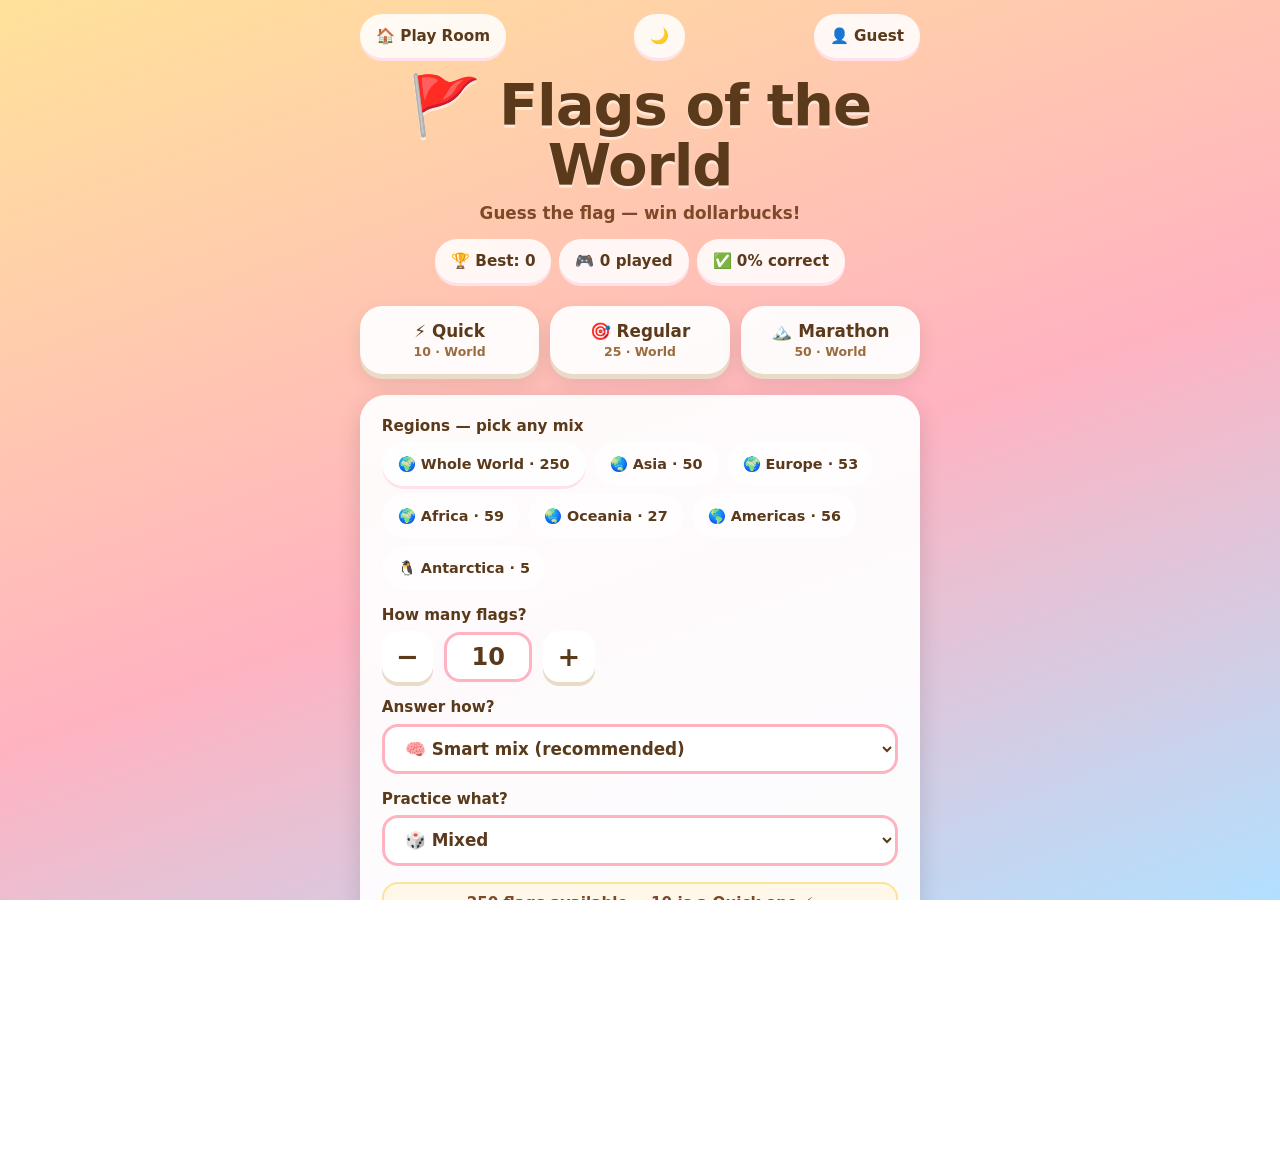
<file: games/flags/index.html>
<!DOCTYPE html>
<html lang="en">
<head>
  <meta charset="UTF-8" />
  <meta name="viewport" content="width=device-width, initial-scale=1.0, viewport-fit=cover, user-scalable=no" />
  <meta name="apple-mobile-web-app-capable" content="yes" />
  <meta name="apple-mobile-web-app-status-bar-style" content="default" />
  <meta name="theme-color" content="#ffe29a" media="(prefers-color-scheme: light)" />
  <meta name="theme-color" content="#2b2118" media="(prefers-color-scheme: dark)" />
  <title>Flags of the World — The Play Room</title>
  <script>(function(){var t=null;try{t=localStorage.getItem('theme')}catch(e){}if(t!=='light'&&t!=='dark'){t=(window.matchMedia&&matchMedia('(prefers-color-scheme: dark)').matches)?'dark':'light'}document.documentElement.dataset.theme=t})();</script>
  <link rel="stylesheet" href="../assets/css/base.css?v=09260025" />
</head>
<body>
  <div class="container narrow" id="app"></div>
  <span class="credit">flags by <a href="https://flagpedia.net" rel="noopener">flagpedia.net</a></span>
  <script type="module" src="js/quiz.js?v=09260025"></script>
</body>
</html>
</file>
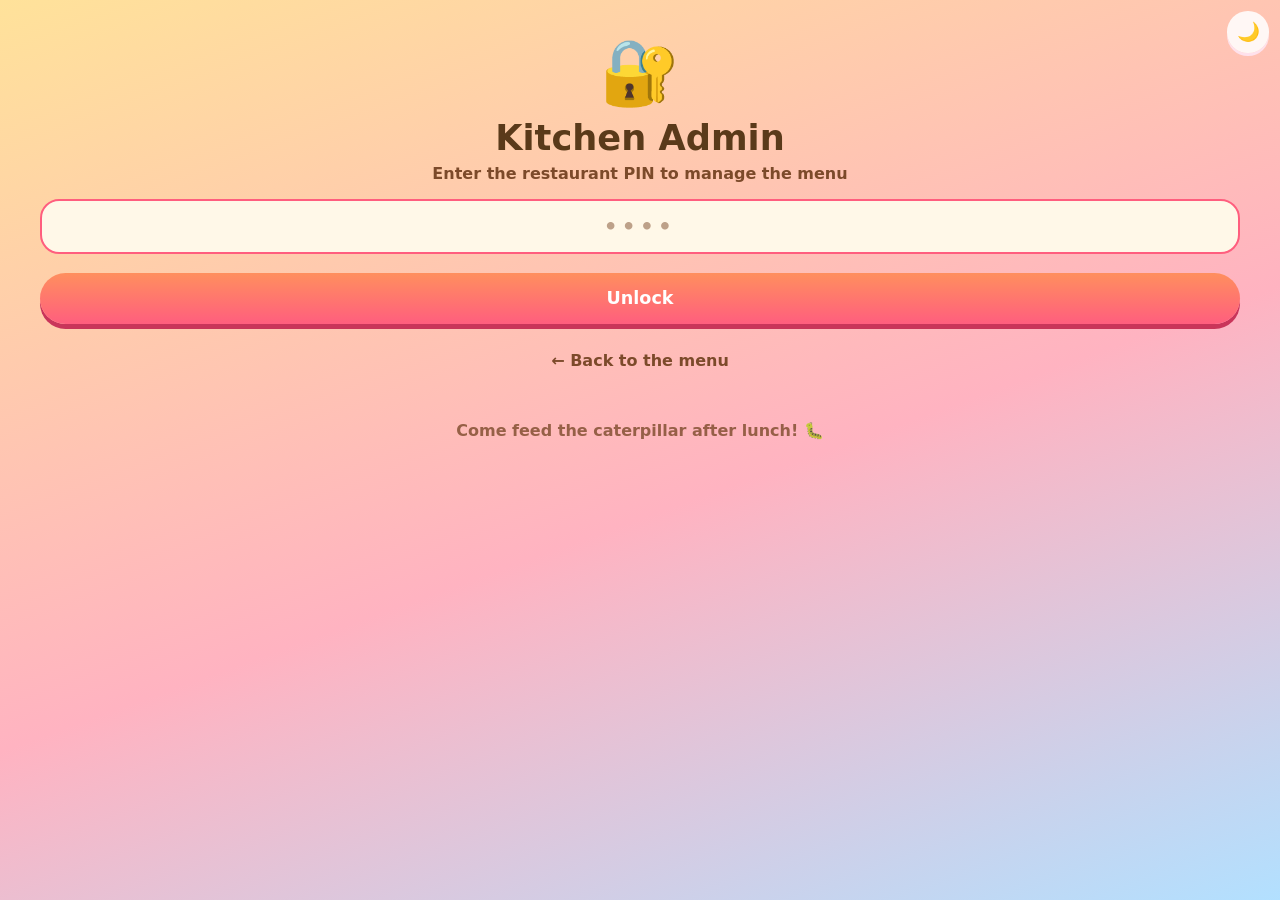
<file: admin.html>
<!DOCTYPE html>
<html lang="en">
<head>
  <meta charset="UTF-8" />
  <meta name="viewport" content="width=device-width, initial-scale=1.0, viewport-fit=cover" />
  <meta name="apple-mobile-web-app-capable" content="yes" />
  <meta name="apple-mobile-web-app-status-bar-style" content="default" />
  <meta name="theme-color" content="#ffe29a" media="(prefers-color-scheme: light)" />
  <meta name="theme-color" content="#2b2118" media="(prefers-color-scheme: dark)" />
  <title>Kitchen Admin — Baby Boy's Restaurant</title>
  <script>(function(){var t=null;try{t=localStorage.getItem('theme')}catch(e){}if(t!=='light'&&t!=='dark'){t=(window.matchMedia&&matchMedia('(prefers-color-scheme: dark)').matches)?'dark':'light'}document.documentElement.dataset.theme=t})();</script>
  <style>
    :root {
      color-scheme: light;
      --bg-1: #ffe29a; --bg-2: #ffb3c1; --bg-3: #b2e0ff;
      --text: #5a3a1a; --text-soft: #7c4a2a;
      --card: #ffffffdd; --card-soft: #fff0f5; --card-warm: #fff8e8;
      --chip-shadow: #ffe1ec;
      --btn-grad-b: #ff5e7e; --btn-shadow: #c9355a;
      --shadow-soft: #00000022; --shadow-lift: #ffffff88;
      --accent: #ff5e7e; --price-bg: #fff0f5;
    }
    [data-theme="dark"] {
      color-scheme: dark;
      --bg-1: #2b2118; --bg-2: #3a2333; --bg-3: #1f2430;
      --text: #f6ead9; --text-soft: #e0c9a8;
      --card: #322a24f2; --card-soft: #4a3038; --card-warm: #3d3327;
      --chip-shadow: #241d18;
      --btn-shadow: #8f2340;
      --shadow-soft: #00000066; --shadow-lift: #ffffff14;
      --price-bg: #4a3038;
    }
    * { box-sizing: border-box; margin: 0; padding: 0; -webkit-tap-highlight-color: transparent; }
    [hidden] { display: none !important; }
    html, body { height: 100%; }
    body {
      font-family: system-ui, -apple-system, "Segoe UI", sans-serif;
      background: linear-gradient(160deg, var(--bg-1) 0%, var(--bg-2) 55%, var(--bg-3) 100%);
      color: var(--text);
      min-height: 100vh; min-height: 100dvh;
      padding: calc(1.2rem + env(safe-area-inset-top)) 1rem calc(2rem + env(safe-area-inset-bottom));
      overscroll-behavior: none;
      touch-action: manipulation;
      -webkit-user-select: none; user-select: none;
    }
    .container { max-width: 640px; margin: 0 auto; }
    .center { text-align: center; }
    .gate-emoji { font-size: 4rem; margin: 1rem 0 .4rem; }
    .gate-title { font-size: clamp(1.6rem, 7vw, 2.2rem); font-weight: 900; }
    .gate-sub { font-weight: 700; color: var(--text-soft); margin: .4rem 0 1rem; }
    .gate-err { font-weight: 800; color: #a33; margin-bottom: .8rem; }
    .pinfield {
      width: 100%; font-family: inherit; font-size: 1.35rem; font-weight: 900; letter-spacing: .3em;
      color: var(--text); text-align: center;
      background: var(--card-warm); border: 2px solid transparent; border-radius: 1.2rem;
      padding: .8rem; margin-bottom: .8rem;
    }
    .pinfield::placeholder { letter-spacing: .2em; color: var(--text-soft); opacity: .5; }
    .pinfield:focus { outline: none; border-color: var(--accent); }
    .bigbtn, .tab, .tool, .chip-alt, .stepbtn, .addbtn {
      font-family: inherit; font-weight: 900; border: none; cursor: pointer;
      touch-action: manipulation; -webkit-tap-highlight-color: transparent;
    }
    .bigbtn {
      width: 100%; font-size: 1.1rem; color: #fff; padding: .95rem 1rem; min-height: 3.2rem;
      background: linear-gradient(180deg, #ff8f5e, #ff5e7e); border-radius: 999px;
      box-shadow: 0 5px 0 var(--btn-shadow); margin: .4rem 0;
      transition: transform .12s ease, box-shadow .12s ease, opacity .2s ease;
    }
    .bigbtn:active { transform: translateY(3px); box-shadow: 0 2px 0 var(--btn-shadow); }
    .bigbtn:disabled { opacity: .45; box-shadow: none; cursor: default; transform: none; }
    .bigbtn.saving { background: linear-gradient(180deg, #b8c4d6, #96a4bd); box-shadow: 0 2px 0 var(--chip-shadow); }
    .sh-aux {
      display: inline-block; margin-top: .6rem; padding: .7rem;
      font-weight: 800; color: var(--text-soft); text-decoration: none;
    }
    .ad-head {
      display: flex; align-items: center; justify-content: space-between; gap: .6rem;
      margin-bottom: 1rem;
    }
    .ad-title { font-size: clamp(1.4rem, 6vw, 1.9rem); font-weight: 900; }
    .chip-alt {
      font-size: .95rem; color: var(--text); background: var(--card);
      border-radius: 999px; padding: .6rem 1.1rem; min-height: 2.8rem;
      box-shadow: 0 3px 0 var(--chip-shadow);
    }
    .tab { font-size: clamp(1rem, 4vw, 1.15rem); color: var(--text);
      background: var(--card); border-radius: 1.2rem; padding: .75rem .4rem; min-height: 3rem;
      box-shadow: 0 3px 0 var(--chip-shadow); transition: transform .1s ease, box-shadow .1s ease; }
    .tab:active { transform: translateY(2px); box-shadow: 0 1px 0 var(--chip-shadow); }
    .tabs { display: flex; gap: .5rem; margin-bottom: 1rem; }
    .tab.on { transform: none; }
    .tab.on { background: linear-gradient(180deg, #ff8f5e, #ff5e7e); color: #fff; box-shadow: 0 3px 0 var(--btn-shadow); }
    .toast {
      background: var(--card); border-radius: 1rem; padding: .7rem 1rem;
      font-weight: 800; margin-bottom: .8rem; box-shadow: 0 3px 0 var(--chip-shadow);
      cursor: pointer;
    }
    .tab-note { font-weight: 700; color: var(--text-soft); margin-bottom: .8rem; }
    .mi {
      background: var(--card); border-radius: 1.4rem; padding: .9rem;
      margin-bottom: .8rem; box-shadow: 0 4px 14px var(--shadow-soft), 0 2px 0 var(--shadow-lift);
      display: grid; grid-template-columns: 72px 1fr; gap: .7rem;
    }
    .mi.off { opacity: .75; }
    .mi.off .thumb-img, .mi.off .thumb-empty { filter: grayscale(.9); }
    .mi-photo {
      align-self: start; width: 72px; height: 72px; border: none; cursor: pointer;
      background: var(--card-warm); border-radius: 1rem; position: relative; padding: 0;
      display: flex; align-items: center; justify-content: center; overflow: hidden;
      box-shadow: 0 3px 0 var(--chip-shadow); font-family: inherit; touch-action: manipulation;
    }
    .mi-photo:active { transform: translateY(2px); box-shadow: 0 1px 0 var(--chip-shadow); }
    .thumb-img { width: 100%; height: 100%; object-fit: cover; border-radius: .8rem; }
    .thumb-empty { font-size: 1.6rem; line-height: 1; opacity: .75; }
    .thumb-badge {
      position: absolute; right: 4px; bottom: 4px; font-size: .8rem;
      background: #ffffffd9; border-radius: 999px; padding: .1rem .25rem;
    }
    .emobtn {
      font-size: 1.5rem; width: 3rem; height: 3rem; border: none; cursor: pointer;
      background: var(--card-warm); border-radius: .9rem; align-self: center;
      font-family: inherit; box-shadow: 0 2px 0 var(--chip-shadow); touch-action: manipulation;
    }
    .emobtn:active { transform: translateY(2px); box-shadow: none; }
    .pricewrap { display: inline-flex; align-items: center; gap: .15rem; font-weight: 900; color: var(--text-soft); }
    .pricewrap .price { width: 4.6rem; font-weight: 900; }
    .mi-tools { display: flex; gap: .4rem; align-items: center; margin-top: .3rem; }
    /* true iOS-style UISwitch: fixed track/knob metrics, spring glide,
       fixed-width neutral label OUTSIDE the control (no layout jiggle). */
    .sw {
      display: inline-flex; align-items: center; gap: .55rem; border: none; cursor: pointer;
      background: transparent; padding: .3rem .5rem; margin: 0 -.5rem;
      min-height: 3.1rem; font-family: inherit; touch-action: manipulation;
      border-radius: 999px;
    }
    .sw:active .sw-pill { transform: scale(.96); }
    .sw:focus-visible { outline: 3px solid var(--accent)55; }
    .sw-pill {
      width: 51px; height: 31px; border-radius: 31px; position: relative; display: inline-block;
      background: #34c759; flex-shrink: 0;
      box-shadow: inset 0 1px 3px rgba(0,0,0,.12);
      transition: background .23s cubic-bezier(.4, 0, .2, 1);
    }
    [data-theme="dark"] .sw-pill { background: #30d158; }
    .sw.off .sw-pill { background: #e9e9ea; box-shadow: inset 0 1px 3px rgba(0,0,0,.08); }
    [data-theme="dark"] .sw.off .sw-pill { background: #494b4f; }
    .sw-dot {
      position: absolute; top: 2px; left: 2px; width: 27px; height: 27px; border-radius: 50%;
      background: #ffffff;
      box-shadow: 0 2px 4px rgba(0,0,0,.25), 0 0 1px rgba(0,0,0,.15);
      transition: transform .23s cubic-bezier(.34, 1.3, .5, 1); /* spring overshoot */
    }
    .sw.off .sw-dot { transform: translateX(20px); }
    .sw-lbl { font-weight: 800; font-size: .88rem; color: var(--text); min-width: 5.6rem; text-align: left; }
    .sw-lbl .sw-state { display: inline-block; min-width: 4.2rem; font-weight: 900; }
    .sw.off .sw-state { color: var(--text-soft); }
    .emopanel {
      grid-column: 1 / -1; background: var(--card-warm); border-radius: 1.2rem;
      padding: .7rem; margin-top: .5rem;
    }
    .emopanel-grid { display: grid; grid-template-columns: repeat(8, 1fr); gap: .3rem; }
    .emochip {
      font-size: 1.35rem; padding: .35rem 0; min-height: 2.7rem; border: none; cursor: pointer;
      background: transparent; border-radius: .8rem; font-family: inherit; touch-action: manipulation;
    }
    .emochip.on { background: var(--card-soft); box-shadow: 0 0 0 2px var(--accent) inset; }
    .emochip:active { transform: scale(.9); }
    .schip { font-size: .88rem; font-weight: 900; color: var(--text); border: none; cursor: pointer;
      background: var(--price-bg); border-radius: 999px; padding: .5rem 1rem; min-height: 2.8rem;
      font-family: inherit; box-shadow: 0 2px 0 var(--chip-shadow); margin: 0 .4rem .4rem 0; touch-action: manipulation; }
    .schip.on { background: linear-gradient(180deg, #ff8f5e, #ff5e7e); color: #fff; box-shadow: 0 2px 0 var(--btn-shadow); }
    .schip:active { transform: translateY(1px); }
    .adgroup { margin-bottom: 1rem; }
    .adgroup-head { font-weight: 900; font-size: 1.06rem; margin-bottom: .5rem; color: var(--text); display: flex; gap: .4rem; align-items: baseline; }
    .adgroup-head .cnt { color: var(--text-soft); font-size: .85rem; }
    .adgroup-body { display: grid; gap: .8rem; }
    @media (min-width: 768px) {
      .container { max-width: 940px; }
      .adgroup-body { grid-template-columns: repeat(2, 1fr); }
      .flatlist { display: grid; grid-template-columns: repeat(2, 1fr); gap: .8rem; }
      .emopanel-grid { grid-template-columns: repeat(11, 1fr); }
    }
    @media (min-width: 1200px) {
      .container { max-width: 1200px; }
      .adgroup-body { grid-template-columns: repeat(3, 1fr); }
      .flatlist { grid-template-columns: repeat(3, 1fr); }
      .emopanel-grid { grid-template-columns: repeat(14, 1fr); }
    }
    @media (max-height: 430px) and (orientation: landscape) {
      .adgroup-body { grid-template-columns: repeat(2, 1fr); }
    }
    .mi-row { display: flex; flex-wrap: wrap; gap: .5rem; margin-bottom: .5rem; }
    .mi-row:last-of-type { margin-bottom: .3rem; }
    .in {
      font-family: inherit; font-size: 16px; font-weight: 700; color: var(--text);
      background: var(--card-warm); border: 2px solid transparent; border-radius: .9rem;
      padding: .55rem .7rem; min-width: 0;
    }
    .in:focus { outline: none; border-color: var(--accent); }
    .emoji { flex: 0 0 3.2rem; width: 3.2rem; text-align: center; font-size: 18px; }
    .name { flex: 1 1 9rem; }
    .price { flex: 0 0 5.4rem; width: 5.4rem; }
    .desc { flex: 1 1 9rem; }
    select.slot { flex: 1 1 9.5rem; font-size: 16px; font-family: inherit; font-weight: 800; -webkit-appearance: none; }
    .mi-tools { display: flex; gap: .4rem; align-items: center; }
    .tool {
      font-size: .88rem; color: var(--text); background: var(--price-bg);
      border-radius: 999px; padding: .5rem .8rem; min-height: 2.7rem;
      box-shadow: 0 3px 0 var(--chip-shadow);
    }
    .tool.sel { background: #ffd7a1; box-shadow: 0 3px 0 #d9a26a; }
    .tool.danger { background: #ffd9d9; box-shadow: 0 3px 0 #d98f8f; }
    .tool:disabled { opacity: .35; box-shadow: none; }
    .tool-sp { flex: 1; }
    .mi-imgnote { font-size: .75rem; font-weight: 700; color: var(--text-soft); padding-top: .4rem; }
    .tstep { display: flex; align-items: center; gap: 1.2rem; justify-content: center; margin: 1rem 0; }
    .tablesval { font-size: 2.6rem; font-weight: 900; min-width: 2ch; text-align: center; }
    .stepbtn {
      min-width: 3.2rem; min-height: 3.2rem; border-radius: 1rem; font-size: 1.5rem;
      background: var(--price-bg); color: var(--text); box-shadow: 0 3px 0 var(--chip-shadow);
    }
    .stepbtn:disabled { opacity: .35; }
    .bigbtn.warm { background: linear-gradient(180deg, #ffbf5e, #ff9b5e); box-shadow: 0 5px 0 #c98a35; }
    .bigbtn.add { background: var(--card-warm); color: var(--text); box-shadow: 0 5px 0 var(--chip-shadow); }
    .ord {
      background: var(--card); border-radius: 1.4rem; padding: .9rem;
      margin-bottom: .7rem; box-shadow: 0 4px 14px var(--shadow-soft), 0 2px 0 var(--shadow-lift);
    }
    .ord.done { opacity: .5; }
    .ord-top { display: flex; align-items: center; gap: .5rem; margin-bottom: .4rem; }
    .ord-table { font-weight: 900; font-size: 1.1rem; flex: 1; }
    .ord-when { font-weight: 700; color: var(--text-soft); font-size: .85rem; }
    .ord-state {
      font-size: .8rem; font-weight: 900; border-radius: 999px; padding: .3rem .6rem;
      background: var(--price-bg); color: var(--text);
    }
    .ord-state.pending { background: #ffe0a3; color: #7a4a00; }
    .ord-state.cooking { background: #ffd7a1; color: #7a4a00; }
    .ord-state.completed { background: #d6f5dd; color: #1b5e2a; }
    .ord-lines { font-weight: 700; display: grid; gap: .15rem; padding-left: .3rem; }
    .ol-price { color: var(--text-soft); font-size: .85em; }
    .ord-foot { font-weight: 800; margin-top: .4rem; color: var(--text-soft); }
    .ord-note { font-weight: 700; font-size: .92rem; background: var(--card-warm); border-radius: .9rem; padding: .5rem .7rem; margin: .5rem 0; }
    .done-head { font-weight: 900; color: var(--text-soft); margin: 1.2rem 0 .5rem; display: flex; align-items: center; gap: .5rem; flex-wrap: wrap; }
    .sstrip {
      display: flex; align-items: center; gap: .6rem;
      background: var(--card); border-radius: 1rem; padding: .55rem .8rem; margin-bottom: .4rem;
      font-weight: 800; font-size: .95rem; box-shadow: 0 2px 6px var(--shadow-soft);
      animation: strip-in .3s cubic-bezier(.34,1.3,.64,1);
    }
    @keyframes strip-in { from { opacity: 0; transform: translateY(-8px); } to { opacity: 1; transform: none; } }
    .ss-total { color: var(--accent); }
    .ss-pay, .ss-when { color: var(--text-soft); font-size: .85rem; font-weight: 700; }
    .tablestrip { display: flex; gap: .4rem; overflow-x: auto; padding: .2rem 0 .7rem; -webkit-overflow-scrolling: touch; }
    .tablestrip::-webkit-scrollbar { display: none; }
    .tchip {
      flex-shrink: 0; font-size: .9rem; font-weight: 900; color: var(--text); border: none; cursor: pointer;
      background: var(--card-warm); border-radius: 999px; padding: .55rem 1rem; min-height: 2.9rem;
      box-shadow: 0 3px 0 var(--chip-shadow); font-family: inherit; touch-action: manipulation;
    }
    .tchip:active { transform: translateY(2px); box-shadow: none; }
    .ord-age { font-weight: 800; font-size: .8rem; color: var(--text-soft); margin-left: auto; }
    .ord-age.urg { color: #b4382e; font-weight: 900; }
    .ord-pay { font-weight: 800; font-size: 1rem; margin-left: .8rem; }
    .ord-pay b { color: var(--accent); }
    .altheads { display: flex; align-items: center; gap: .6rem; margin-bottom: .6rem; flex-wrap: wrap; }
    .emptynote.slight { padding: .2rem 0; text-align: left; font-size: .85rem; }
    footer { text-align: center; margin-top: 2.5rem; font-weight: 700; color: var(--text-soft); opacity: .8; }
  </style>
</head>
<body>
  <button id="themeToggle" aria-label="Toggle light/dark theme" title="Light / dark" style="position:fixed;top:calc(.7rem + env(safe-area-inset-top));right:.7rem;z-index:20;font-size:1.15rem;line-height:1;width:2.6rem;height:2.6rem;border:none;border-radius:50%;background:var(--card);box-shadow:0 3px 0 var(--chip-shadow);cursor:pointer;-webkit-tap-highlight-color:transparent">🌓</button>
  <div class="container"><div id="app"></div></div>
  <footer>Come feed the caterpillar after lunch! 🐛</footer>
  <script>
    (function () {
      var b = document.getElementById('themeToggle');
      var paint = function () { b.textContent = (document.documentElement.dataset.theme === 'dark') ? '☀️' : '🌙'; };
      b.addEventListener('click', function () {
        var next = (document.documentElement.dataset.theme === 'dark') ? 'light' : 'dark';
        document.documentElement.dataset.theme = next;
        try { localStorage.setItem('theme', next); } catch (e) {}
        var metas = document.querySelectorAll('meta[name="theme-color"]');
        for (var i = 0; i < metas.length; i++) { metas[i].removeAttribute('media'); metas[i].setAttribute('content', next === 'dark' ? '#2b2118' : '#ffe29a'); }
        paint();
      });
      paint();
    })();
  </script>
  <script type="module">
    import { init } from './games/menu/js/admin.js?v=09260025';
    init();
  </script>
</body>
</html>
</file>
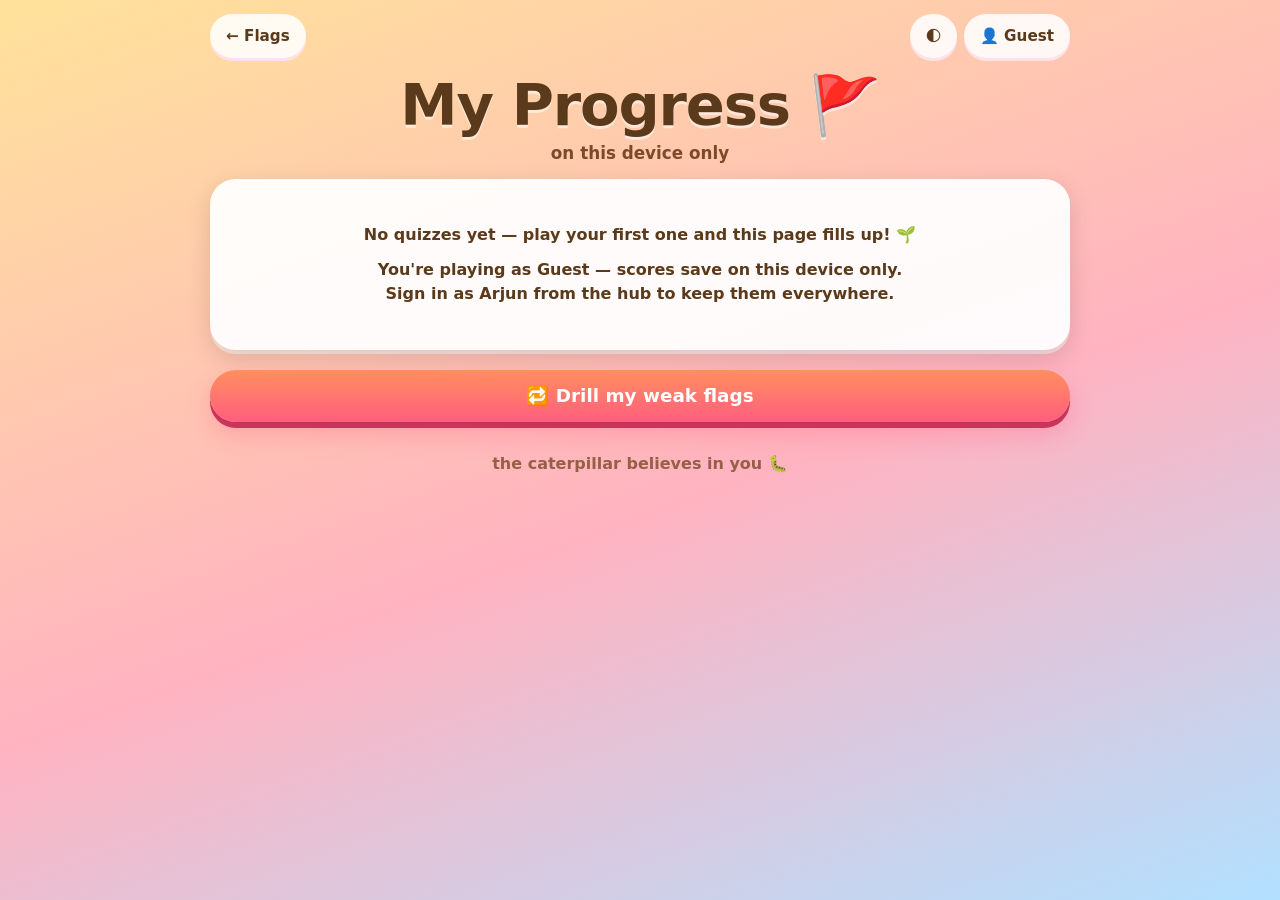
<file: games/flags/stats.html>
<!DOCTYPE html>
<html lang="en">
<head>
  <meta charset="UTF-8" />
  <meta name="viewport" content="width=device-width, initial-scale=1.0, viewport-fit=cover, user-scalable=no" />
  <meta name="apple-mobile-web-app-capable" content="yes" />
  <meta name="apple-mobile-web-app-status-bar-style" content="default" />
  <meta name="theme-color" content="#ffe29a" media="(prefers-color-scheme: light)" />
  <meta name="theme-color" content="#2b2118" media="(prefers-color-scheme: dark)" />
  <title>My Progress — Flags of the World</title>
  <script>(function(){var t=null;try{t=localStorage.getItem('theme')}catch(e){}if(t!=='light'&&t!=='dark'){t=(window.matchMedia&&matchMedia('(prefers-color-scheme: dark)').matches)?'dark':'light'}document.documentElement.dataset.theme=t})();</script>
  <script>
    window.addEventListener('load', function () {
      setTimeout(function () {
        if (!window.__statsLoaded) {
          var c = document.getElementById('content');
          if (c && !c.children.length) {
            c.innerHTML = '<div class="card"><div class="empty">Stats didn\\'t load this time. <button type="button" class="btn" style="margin-top:.6rem" onclick="location.reload()">Retry ↻</button></div></div>';
          }
        }
      }, 2500);
    });
  </script>
  <link rel="stylesheet" href="../assets/css/base.css?v=09260025" />
  <style>
    .bar { height: 1rem; border-radius: 999px; background: var(--bar-track); overflow: hidden; margin: .5rem 0 .3rem; box-shadow: inset 0 2px 6px var(--shadow-soft); }
    .bar i { display: block; height: 100%; border-radius: 999px; background: linear-gradient(90deg, var(--bar-grad-a), var(--bar-grad-b)); }
    .rg { display: flex; align-items: center; gap: .6rem; margin: .5rem 0; min-width: 0; }
    .rg .nm { width: 5.6rem; font-weight: 800; font-size: .92rem; flex-shrink: 0; }
    .rg .bar { flex: 1; margin: 0; min-width: 0; }
    .rg .pc { width: 2.8rem; text-align: right; font-weight: 900; font-size: .92rem; }
    .ranks { display: flex; gap: .5rem; flex-wrap: wrap; }
    .rank { display: inline-flex; align-items: center; gap: .35rem; font-weight: 800; font-size: .92rem; background: var(--card-soft); border-radius: 999px; padding: .42rem .9rem; box-shadow: 0 3px 0 var(--chip-shadow); }
    .weakgrid { display: grid; grid-template-columns: repeat(3, 1fr); gap: .6rem; }
    @media (min-width: 701px) { .weakgrid { grid-template-columns: repeat(6, 1fr); } }
    .mini { background: var(--card); border-radius: 1rem; padding: .55rem; text-align: center; box-shadow: 0 3px 0 var(--answer-shadow), 0 5px 12px var(--shadow-deep); min-width: 0; }
    .mini img { width: 100%; height: auto; border-radius: .35rem; box-shadow: 0 2px 6px var(--shadow-soft); display: block; background: var(--flag-card); }
    .mini .nm { font-weight: 900; margin: .3rem 0 .05rem; font-size: .8rem; white-space: nowrap; overflow: hidden; text-overflow: ellipsis; }
    .mini .speak { margin-top: .35rem; border: none; background: var(--card-soft); color: var(--accent); border-radius: .6rem; padding: .2rem .5rem; font-size: .8rem; cursor: pointer; font-family: inherit; }
    .hrow { display: flex; justify-content: space-between; gap: .6rem; background: var(--card); border-radius: 1rem; padding: .6rem .9rem; box-shadow: 0 3px 0 var(--answer-shadow); font-weight: 700; font-size: .9rem; flex-wrap: wrap; margin-bottom: .45rem; }
    .hrow .when { color: var(--text-faint); font-weight: 800; }
    .hrow .res { font-weight: 900; color: var(--accent); }
    .empty { text-align: center; font-weight: 800; color: var(--text); padding: 1.4rem .9rem; line-height: 1.5; font-size: 1rem; }
  </style>
</head>
<body>
  <div class="container">
    <div class="topbar">
      <a class="chip" href="./">← Flags</a>
      <span style="display:flex;gap:.4rem;align-items:center">
        <button class="chip" data-theme-toggle aria-label="Toggle light/dark theme" title="Light / dark">🌓</button>
        <span class="chip"><span id="who">👤 Guest</span></span>
      </span>
    </div>
    <h1 class="title" style="animation:none">My Progress 🚩</h1>
    <div class="sub" id="profileNote"></div>
    <div id="content"></div>
    <div class="actions" style="margin-bottom:1rem" id="drillCta">
      <a class="btn" href="./?focus=Weak&autostart=1">🔁 Drill my weak flags</a>
    </div>
    <footer>the caterpillar believes in you 🐛</footer>
  </div>
  <script type="module">
    import { Store } from '../assets/js/store.js?v=09260025';
    import { toggleTheme } from '../assets/js/theme.js?v=09260025';
    import { makeSpeaker } from '../assets/js/pronunciation.js?v=09260025';
    const speak = makeSpeaker(
      typeof speechSynthesis !== 'undefined' ? speechSynthesis : null,
      typeof SpeechSynthesisUtterance !== 'undefined' ? SpeechSynthesisUtterance : null,
    );
    document.addEventListener('click', (e) => {
      const s = e.target.closest && e.target.closest('[data-speak]');
      if (s && s.dataset.speak) speak(s.dataset.speak, 'en-US');
    });
    import { stats, RANK_LABELS, GLOBE, WORLD_COUNT } from '../flags/js/build.js?v=09260025';
    import { REGIONS, COUNTRIES } from '../flags/js/data.js?v=09260025';

    const codeNames = Object.fromEntries(COUNTRIES.map((c) => [c.c, c.n]));
    const esc = (x) => String(x).replace(/[&<>"']/g, (c) => ({ '&': '&amp;', '<': '&lt;', '>': '&gt;', '"': '&quot;', "'": '&#39;' }[c]));

    const p = Store.profile();
    document.getElementById('who').textContent = `${Store.profileEmoji(p)} ${p}`;
    let s = Store.load('flags');
    let rescueView = false;
    if (!Store.syncEnabled() && p !== 'Arjun') {
      try {
        const arjun = JSON.parse(localStorage.getItem('games.Arjun.flags'));
        if (arjun && arjun.totals && arjun.totals.plays > 0) { s = arjun; rescueView = true; }
      } catch {}
    }
    const t = s.totals;
    document.getElementById('profileNote').innerHTML = Store.syncEnabled()
      ? '✅ synced across your devices'
      : 'on this device only';

    const st = stats(s.srs);
    const el = document.getElementById('content');
    const rescueBanner = rescueView
      ? '<div class="card" style="margin-bottom:1.1rem;background:var(--verdict-bg);border:2px solid var(--verdict-border)"><b>📖 Showing Arjun\'s games saved on this device.</b> Sign in from the hub (tap 👑 Arjun) to sync them everywhere.</div>'
      : '';

    if (st.seen === 0) {
      const guestNote = !Store.syncEnabled()
        ? '<div style="margin-top:.7rem;font-weight:700">You\'re playing as <b>Guest</b> — scores save on this device only.<br/>Sign in as Arjun from the hub to keep them everywhere.</div>'
        : '';
      el.innerHTML = rescueBanner + '<div class="card"><div class="empty">No quizzes yet — play your first one and this page fills up! 🌱' + guestNote + '</div></div>';
    } else {
      const mastered = st.ranks.sharp + st.ranks.champion;
      const masterPct = Math.round(100 * mastered / WORLD_COUNT);
      const regions = REGIONS.map((r) => {
        const x = st.byRegion[r] || { attempts: 0, correct: 0 };
        return { r, pct: x.attempts ? Math.round(100 * x.correct / x.attempts) : 0, empty: !x.attempts };
      }).sort((a, b) => b.pct - a.pct);
      const weakestRegion = regions.filter((x) => !x.empty).slice(-1)[0];
      el.innerHTML = `
        <div class="card" style="margin-bottom:1.1rem">
          <div class="big"><span class="pct">${masterPct}%</span><span class="lbl">mastered · ${mastered} of ${WORLD_COUNT} flags</span></div>
          <div class="bar"><i style="width:${masterPct}%"></i></div>
          <div class="meta" style="text-align:center">${st.seen} flags seen · ${st.due} due for review</div>
          <div style="font-weight:900;margin:.8rem 0 .2rem">By region</div>
          ${regions.map((x) => `
            <div class="rg"><span class="nm">${GLOBE[x.r] || '🌍'} ${x.r}${weakestRegion && x.r === weakestRegion.r && !x.empty ? ' 👀' : ''}</span>
            <div class="bar"><i style="width:${x.pct}%"></i></div><span class="pc">${x.empty ? '—' : x.pct + '%'}</span></div>`).join('')}
        </div>
        <div class="card" style="margin-bottom:1.1rem">
          <div style="font-weight:900;margin-bottom:.5rem">Mastery ranks</div>
          <div class="ranks">
            ${Object.entries(RANK_LABELS).map(([k, lbl]) => `<span class="rank">${lbl} · ${st.ranks[k]}</span>`).join('')}
          </div>
        </div>
        ${st.weak.length ? `
        <div class="card" style="margin-bottom:1.1rem">
          <div style="font-weight:900;margin-bottom:.6rem">Your tricky ones 👀</div>
          <div class="weakgrid">
            ${st.weak.map((x) => `
              <div class="mini">
                <img src="img/${x.code}.svg" alt="" draggable="false"/>
                <div class="nm">${esc(codeNames[x.code] || x.code.toUpperCase())}</div>
                <div class="acc">${x.e.correct}/${x.e.attempts} · box ${x.e.box}</div>
                <button type="button" class="speak" data-speak="${esc(codeNames[x.code] || '')}" aria-label="Hear ${esc(codeNames[x.code] || '')}">🔊</button>
              </div>`).join('')}
          </div>
        </div>` : ''}
        ${t.plays ? `
        <div class="card">
          <div style="font-weight:900;margin-bottom:.6rem">⏱ Recent quizzes</div>
          ${s.sessions.slice(-5).reverse().map((ses) => `
            <div class="hrow">
              <span class="when">${new Date(ses.at).toLocaleDateString(undefined, { month: 'short', day: 'numeric' })} · ${ses.n} flags${ses.cfg && ses.cfg.focus === 'Weak' ? ' · weak drill' : ''}</span>
              <span class="res">${ses.score} ⭐ · ${Math.round(100 * ses.correct / ses.n)}%</span>
            </div>`).join('')}
        </div>` : ''}`;
    }
    document.addEventListener('click', (e) => {
      if (e.target.closest && e.target.closest('[data-theme-toggle]')) toggleTheme();
    });
    if (rescueView) {
      const cta = document.getElementById('drillCta');
      if (cta) cta.innerHTML = '<a class="btn" href="../">👑 Sign in as Arjun to sync & drill</a>';
    }
    window.__statsLoaded = true;
  </script>
</body>
</html>
</file>
<file: games/assets/css/base.css>
:root {
  color-scheme: light;
  --bg-1: #ffe29a; --bg-2: #ffb3c1; --bg-3: #b2e0ff;
  --text: #5a3a1a; --text-soft: #7c4a2a; --text-faint: #9a6b3f;
  --card: #ffffffee; --card-soft: #fff0f5; --card-warm: #fff8e8;
  --chip-bg: #ffffffdd; --chip-ghost: #ffffff77; --chip-shadow: #ffe1ec;
  --btn-grad-a: #ff8f5e; --btn-grad-b: #ff5e7e; --btn-shadow: #c9355a;
  --alt-bg: #ffffff; --alt-shadow: #e5d5c0;
  --answer-bg: #ffffff; --answer-shadow: #eadbc8;
  --correct-bg: #e6f9e6; --correct-shadow: #b7e4b7;
  --wrong-bg: #fde8e8; --wrong-shadow: #f3bcbc;
  --tip-bg: #eaf6ff; --tip-border: #b2e0ff; --tip-text: #2a5a7a;
  --verdict-bg: #fff8e8; --verdict-border: #ffe29a;
  --good: #2e8b47; --bad: #d04b4b;
  --shadow-soft: #00000022; --shadow-deep: #00000018; --shadow-lift: #ffffff88;
  --bar-track: #ffffffaa; --bar-grad-a: #ffb35e; --bar-grad-b: #ff5e7e;
  --flag-card: #ffffff;
  --dots-idle: #ffffff88;
  --border: #ffb3c1;
  --field-bg: #ffffff;
  --num-badge: #fff0f5;
  --accent: #ff5e7e;
  --title-shadow: #fff8;
  --overlay-bg: #5a3a1a55;
  --card-border: transparent;
}
[data-theme="dark"] {
  color-scheme: dark;
  --bg-1: #2b2118; --bg-2: #3a2333; --bg-3: #1f2430;
  --text: #f6ead9; --text-soft: #e0c9a8; --text-faint: #c9b39a;
  --card: #322a24f2; --card-soft: #3a2f33; --card-warm: #3d3327;
  --chip-bg: #3a3128ee; --chip-ghost: #ffffff14; --chip-shadow: #241d18;
  --btn-shadow: #8f2340;
  --alt-bg: #3a3128; --alt-shadow: #241d18;
  --answer-bg: #3a3128; --answer-shadow: #241d18;
  --correct-bg: #23422c; --correct-shadow: #173020;
  --wrong-bg: #4a2323; --wrong-shadow: #331616;
  --tip-bg: #1f3347; --tip-border: #2e5a7a; --tip-text: #a8d4f0;
  --verdict-bg: #3d3327; --verdict-border: #5a4a2a;
  --good: #7ee2a0; --bad: #ff9b9b;
  --shadow-soft: #00000066; --shadow-deep: #00000045; --shadow-lift: #ffffff14;
  --bar-track: #241d18;
  --flag-card: #ffffff;
  --dots-idle: #ffffff44;
  --border: #7a4a58;
  --field-bg: #2e2721;
  --num-badge: #4a3038;
  --title-shadow: #00000040;
  --overlay-bg: #00000099;
  --card-border: #ffffff14;
}

* { box-sizing: border-box; margin: 0; padding: 0; -webkit-tap-highlight-color: transparent; }
html, body { height: 100%; overflow-x: hidden; }
html { color-scheme: light; }
html[data-theme="dark"] { color-scheme: dark; }
body {
  font-family: system-ui, -apple-system, "Segoe UI", sans-serif;
  background: linear-gradient(160deg, var(--bg-1) 0%, var(--bg-2) 55%, var(--bg-3) 100%);
  color: var(--text);
  min-height: 100vh; min-height: 100dvh;
  padding: calc(.9rem + env(safe-area-inset-top)) 1rem calc(1.6rem + env(safe-area-inset-bottom));
  -webkit-font-smoothing: antialiased;
  overscroll-behavior: none;
  touch-action: manipulation;
  -webkit-user-select: none; user-select: none;
}
.container { max-width: 860px; margin: 0 auto; }
.container.narrow { max-width: 560px; }

.topbar { display: flex; justify-content: space-between; align-items: center; gap: .5rem; margin-bottom: 1.1rem; flex-wrap: wrap; }
.topbar.tight { flex-wrap: nowrap; gap: .35rem; margin-bottom: .7rem; }
.chip {
  display: inline-flex; align-items: center; gap: .4rem;
  min-height: 44px;
  font-weight: 800; font-size: .95rem; color: var(--text);
  background: var(--chip-bg); border-radius: 999px; padding: .5rem 1rem;
  box-shadow: 0 3px 0 var(--chip-shadow); text-decoration: none; border: none;
  font-family: inherit; cursor: pointer;
}
.chip.ghost { background: var(--chip-ghost); box-shadow: none; }
.chip.on { outline: 3px solid var(--accent)55; }
.chip.sm { font-size: .82rem; padding: .35rem .75rem; box-shadow: 0 2px 0 var(--chip-shadow); min-height: 40px; }

.title {
  font-size: clamp(2.2rem, 9vw, 3.6rem); font-weight: 900; text-align: center;
  line-height: 1.05; text-shadow: 0 3px 0 var(--title-shadow); letter-spacing: -.02em;
  animation: bob 2.4s ease-in-out infinite;
}
@keyframes bob { 0%,100% { transform: translateY(0); } 50% { transform: translateY(-8px); } }
.sub { text-align: center; font-weight: 700; margin: .4rem 0 1rem; color: var(--text-soft); font-size: 1.05rem; }
.statrow { display: flex; gap: .5rem; flex-wrap: wrap; justify-content: center; margin-bottom: 1.4rem; }

.card {
  background: var(--card); border-radius: 1.6rem; padding: 1.3rem;
  border: 1px solid var(--card-border);
  box-shadow: 0 8px 24px var(--shadow-soft), 0 4px 0 var(--shadow-lift);
}
.grid { display: grid; gap: 1.2rem; grid-template-columns: 1fr; }
@media (min-width: 701px) { .grid { grid-template-columns: repeat(3, 1fr); } }

.hero { grid-column: 1 / -1; display: flex; flex-direction: column; gap: .7rem; background: linear-gradient(160deg, var(--card), var(--card-warm)); }
.hero .em { font-size: 2.8rem; line-height: 1; }
.hero h2 { font-size: clamp(1.5rem, 6vw, 2.1rem); font-weight: 900; }
.hero p { font-weight: 700; color: var(--text-soft); }
.meta { font-size: .9rem; font-weight: 800; color: var(--text-faint); }
.herorow { display: flex; flex-wrap: wrap; gap: .7rem; align-items: center; margin-top: .3rem; }
.best { font-size: .9rem; font-weight: 900; color: var(--accent); background: var(--card-soft); border-radius: 999px; padding: .45rem 1rem; }
.soon { text-align: center; display: flex; flex-direction: column; gap: .4rem; align-items: center; opacity: .72; }
.soon .em { font-size: 2.4rem; filter: grayscale(35%); }
.soon h3 { font-weight: 900; font-size: 1.15rem; }
.soon .pill { background: var(--chip-ghost); border-radius: 999px; padding: .2rem .85rem; font-size: .8rem; font-weight: 900; color: var(--text-faint); }

.btn {
  display: inline-flex; align-items: center; justify-content: center; gap: .5rem;
  font-weight: 900; color: #fff; background: linear-gradient(180deg, var(--btn-grad-a), var(--btn-grad-b));
  border: none; border-radius: 999px; padding: .95rem 1.9rem; font-size: 1.15rem;
  box-shadow: 0 6px 0 var(--btn-shadow), 0 12px 24px color-mix(in srgb, var(--btn-grad-b) 33%, transparent); cursor: pointer; font-family: inherit;
  text-decoration: none;
}
.btn:active { transform: translateY(3px); box-shadow: 0 3px 0 var(--btn-shadow); }
.btn.alt { background: var(--alt-bg); color: var(--text); box-shadow: 0 6px 0 var(--alt-shadow), 0 8px 20px var(--shadow-deep); }
.row { display: flex; gap: .7rem; }
.row .btn { flex: 1; }
.actions { display: flex; flex-direction: column; gap: .7rem; margin-top: 1.2rem; }

.dots { display: flex; gap: .26rem; align-items: center; flex-wrap: wrap; justify-content: center; }
.d { width: .5rem; height: .5rem; border-radius: 50%; background: var(--dots-idle); }
.d.done { background: #58c470; }
.d.miss { background: #e05252; }
.d.cur { background: var(--accent); transform: scale(1.5); box-shadow: 0 0 0 3px color-mix(in srgb, var(--accent) 20%, transparent); animation: pulse 1.6s ease-in-out infinite; }
@keyframes pulse { 0%,100% { transform: scale(1.5); } 50% { transform: scale(1.75); } }

.stage { display: flex; flex-direction: column; align-items: center; gap: .6rem; margin-bottom: .9rem; }
.flagcard {
  background: var(--flag-card); border-radius: 1.2rem; padding: .7rem;
  box-shadow: 0 8px 24px var(--shadow-deep), 0 4px 0 var(--shadow-lift);
  animation: float 3s ease-in-out infinite;
}
.flagcard img, .flagcard svg {
  display: block; width: min(56vw, 220px, 26dvh); height: auto; aspect-ratio: 3 / 2;
  border-radius: .45rem; box-shadow: 0 4px 14px var(--shadow-soft);
}
@media (min-width: 701px) {
  .flagcard img, .flagcard svg { width: min(60vw, 300px, 34dvh); }
}
@keyframes float { 0%,100% { transform: translateY(0); } 50% { transform: translateY(-7px); } }
.hint {
  display: inline-flex; align-items: center; gap: .4rem; font-weight: 800; font-size: .95rem;
  color: var(--text); background: var(--chip-bg); border-radius: 999px; padding: .45rem 1.05rem;
  box-shadow: 0 3px 0 var(--shadow-lift);
}
.q { font-weight: 900; text-align: center; font-size: 1.25rem; margin-bottom: .9rem; }

.answers { display: flex; flex-direction: column; gap: .55rem; }
.answer {
  position: relative;
  display: flex; align-items: center; gap: .85rem; width: 100%;
  background: var(--answer-bg); border: none; border-radius: 1.1rem; padding: .8rem 1rem;
  font-size: clamp(1.05rem, 4.2vw, 1.3rem); font-weight: 800; color: var(--text);
  box-shadow: 0 4px 0 var(--answer-shadow), 0 8px 16px var(--shadow-deep); cursor: pointer;
  text-align: left; font-family: inherit; transition: transform .15s ease, background .15s ease;
}
.answer .num {
  width: 1.9rem; height: 1.9rem; border-radius: .7rem; background: var(--num-badge); color: var(--accent);
  display: flex; align-items: center; justify-content: center; font-weight: 900; flex-shrink: 0; font-size: .95rem;
}
.answer:active { transform: translateY(2px); box-shadow: 0 2px 0 var(--answer-shadow); }
@media (hover: hover) {
  .answer:hover:not(:disabled) { transform: translateY(-2px); box-shadow: 0 6px 0 var(--answer-shadow), 0 10px 20px var(--shadow-soft); }
}
.answer.correct { background: var(--correct-bg); box-shadow: 0 4px 0 var(--correct-shadow); }
.answer.wrong { background: var(--wrong-bg); box-shadow: 0 4px 0 var(--wrong-shadow); animation: shake .4s ease; }
.answer:disabled { cursor: default; }
.answer .speak {
  margin-left: auto; flex-shrink: 0;
  width: 2.2rem; height: 2.2rem; border-radius: .7rem; border: none;
  background: var(--card-soft); color: var(--accent); font-size: 1rem;
  cursor: pointer; font-family: inherit; display: flex; align-items: center; justify-content: center;
}
.answer .speak:active { transform: scale(.92); }
@media (hover: hover) { .answer .speak:hover { background: var(--num-badge); } }
@keyframes shake { 0%,100% { transform: translateX(0); } 25% { transform: translateX(-6px); } 75% { transform: translateX(6px); } }

.keybar { text-align: center; margin-top: 1.3rem; font-size: .85rem; color: var(--text-faint); font-weight: 700; }
kbd {
  background: var(--card-soft); border-radius: .4rem; padding: .08rem .45rem; font-weight: 900;
  color: var(--accent); box-shadow: 0 2px 0 var(--chip-shadow); font-family: inherit;
}
@media (max-width: 700px) { .keybar { display: none; } }

.feedback { min-height: 1.5rem; text-align: center; font-weight: 800; margin-top: .6rem; font-size: 1.02rem; }
.feedback.good { color: var(--good); }
.feedback.bad { color: var(--bad); }
.feedback .cont { display: inline-block; margin-left: .3rem; font-size: .78rem; font-weight: 800; color: var(--text-faint); }
.feedback .chip { margin-bottom: .35rem; }
.answer .pts {
  position: absolute; right: .8rem; top: 50%; margin-top: -.7em;
  font-weight: 900; color: var(--good); font-size: 1.05rem;
  animation: rise .9s ease forwards; pointer-events: none;
}
@keyframes rise { 0% { opacity: 0; transform: translateY(6px); } 20% { opacity: 1; } 100% { opacity: 0; transform: translateY(-30px); } }

select.cfg {
  font-family: inherit; font-weight: 800; font-size: 1.05rem; color: var(--text);
  background: var(--field-bg); border: 3px solid var(--border); border-radius: 1rem; padding: .7rem 1rem;
  outline: none; width: 100%;
}
select.cfg:focus { border-color: var(--accent); }
.cfgrow { display: flex; flex-direction: column; gap: .45rem; margin-bottom: 1rem; }
.cfgrow label { font-weight: 900; font-size: .95rem; }

.big { display: flex; align-items: baseline; gap: .6rem; justify-content: center; }
.big .pct { font-size: clamp(2.2rem, 10vw, 3.2rem); font-weight: 900; color: var(--accent); text-shadow: 0 3px 0 var(--title-shadow); }
.big .lbl { font-weight: 800; color: var(--text-soft); }
.pb {
  display: block; width: max-content; margin: .5rem auto 0; font-size: .95rem; font-weight: 900;
  color: #fff; background: linear-gradient(180deg, var(--btn-grad-a), var(--btn-grad-b)); border-radius: 999px;
  padding: .4rem 1.2rem; box-shadow: 0 4px 0 var(--btn-shadow); animation: pulse2 1.6s ease-in-out infinite;
}
@keyframes pulse2 { 0%,100% { transform: scale(1); } 50% { transform: scale(1.07); } }

footer { text-align: center; margin-top: 2rem; font-weight: 700; color: var(--text-soft); opacity: .8; }
.credit { display: block; text-align: center; margin-top: .8rem; font-size: .78rem; color: var(--text-faint); font-weight: 700; }
.credit a { color: inherit; }

.presets { display: grid; grid-template-columns: repeat(3, 1fr); gap: .7rem; margin-bottom: 1.3rem; }
.preset {
  display: flex; flex-direction: column; align-items: center; gap: .2rem;
  background: var(--card); border: none; border-radius: 1.4rem; padding: .95rem .5rem;
  box-shadow: 0 5px 0 var(--answer-shadow), 0 8px 20px var(--shadow-deep); cursor: pointer; font-family: inherit;
  transition: transform .15s ease;
}
.preset:active { transform: translateY(3px); box-shadow: 0 2px 0 var(--answer-shadow); }
@media (hover: hover) { .preset:hover { transform: translateY(-2px); } }
.preset .pl { font-size: 1.05rem; font-weight: 900; color: var(--text); }
.preset .ps { font-size: .78rem; font-weight: 800; color: var(--text-faint); }

.chiprow { display: flex; flex-wrap: wrap; gap: .5rem; }
.chiprow .chip { font-size: .9rem; padding: .55rem 1rem; }

.stepper { display: flex; align-items: center; gap: .7rem; }
.stepper button {
  width: 3.2rem; height: 3.2rem; border-radius: 1rem; border: none;
  font-size: 1.7rem; font-weight: 900; color: var(--text); background: var(--alt-bg);
  box-shadow: 0 4px 0 var(--answer-shadow); cursor: pointer; font-family: inherit; line-height: 1;
}
.stepper button:active { transform: translateY(2px); box-shadow: 0 2px 0 var(--answer-shadow); }
.numfield {
  width: 5.5rem; text-align: center; font-size: 1.5rem; font-weight: 900; color: var(--text);
  border: 3px solid var(--border); border-radius: 1rem; padding: .5rem .2rem; outline: none;
  font-family: inherit; background: var(--field-bg);
}
.numfield:focus { border-color: var(--accent); box-shadow: 0 0 0 4px color-mix(in srgb, var(--accent) 14%, transparent); }

.verdict {
  text-align: center; font-weight: 800; color: var(--text-soft); background: var(--verdict-bg);
  border: 2px solid var(--verdict-border); border-radius: 1rem; padding: .65rem .8rem;
  margin: .2rem 0 1rem; font-size: .95rem;
}
.verdict.warn { background: var(--wrong-bg); border-color: var(--wrong-shadow); color: var(--bad); }

.overlay {
  position: fixed; inset: 0; z-index: 50;
  background: var(--overlay-bg); backdrop-filter: blur(4px); -webkit-backdrop-filter: blur(4px);
  display: flex; align-items: center; justify-content: center; padding: 1rem;
  animation: fadein .25s ease;
}
@keyframes fadein { from { opacity: 0; } to { opacity: 1; } }
.overlay-card {
  background: var(--card); border-radius: 1.8rem; padding: 1.4rem 1.2rem;
  max-width: 480px; width: 100%; max-height: 90dvh; overflow-y: auto;
  box-shadow: 0 12px 40px #00000038, 0 6px 0 var(--shadow-lift); text-align: center;
}
.overlay-card h2 { font-size: 1.5rem; font-weight: 900; margin-bottom: .2rem; }
.overlay-card .fam { font-size: .85rem; font-weight: 800; color: var(--text-faint); margin-bottom: .8rem; }
.versus { display: grid; grid-template-columns: 1fr auto 1fr; gap: .6rem; align-items: center; margin-bottom: .9rem; }
.versus .side { display: flex; flex-direction: column; align-items: center; gap: .55rem; min-width: 0; }
.lflag {
  background: var(--flag-card); border-radius: .9rem; padding: .45rem;
  box-shadow: 0 6px 18px var(--shadow-deep); width: min(36vw, 155px);
}
.lflag img { display: block; width: 100%; height: auto; aspect-ratio: 3 / 2; border-radius: .35rem; box-shadow: 0 3px 10px var(--shadow-soft); }
.versus .nm { font-weight: 900; font-size: 1rem; }
.vs {
  width: 2.6rem; height: 2.6rem; border-radius: 50%;
  background: linear-gradient(180deg, var(--btn-grad-a), var(--btn-grad-b)); color: #fff;
  font-weight: 900; font-size: .95rem; display: flex; align-items: center; justify-content: center;
  box-shadow: 0 4px 0 var(--btn-shadow);
}
.story {
  background: var(--verdict-bg); border: 2px solid var(--verdict-border); border-radius: 1.1rem;
  padding: .85rem 1rem; font-weight: 800; line-height: 1.5; font-size: .98rem; margin-bottom: 1rem;
}
.famrow { display: flex; flex-wrap: wrap; gap: .5rem; justify-content: center; margin-bottom: 1rem; }
.famrow .fmini { width: 4.6rem; text-align: center; }
.famrow .fmini img {
  display: block; width: 100%; height: auto; aspect-ratio: 3 / 2;
  border-radius: .3rem; box-shadow: 0 2px 6px var(--shadow-soft); background: var(--flag-card); padding: .15rem;
}
.famrow .fmini .fname { font-size: .62rem; font-weight: 800; color: var(--text-soft); margin-top: .2rem; line-height: 1.15; }
.famcap { font-size: .82rem; font-weight: 800; color: var(--text-faint); margin-bottom: .45rem; }

.typein { display: flex; flex-direction: column; gap: .7rem; }
.field {
  width: 100%; font-size: 1.3rem; font-weight: 800; padding: .95rem 1.1rem;
  border-radius: 1.1rem; border: 3px solid var(--border); background: var(--field-bg); color: var(--text);
  outline: none; font-family: inherit;
}
.field:focus { border-color: var(--accent); box-shadow: 0 0 0 4px color-mix(in srgb, var(--accent) 14%, transparent); }
.field:disabled { opacity: .6; }
.field::placeholder { color: var(--text-faint); font-weight: 700; opacity: .7; }
.typein .btn { align-self: center; }

#themeToggle {
  font-size: 1.05rem; line-height: 1; width: 2.5rem; height: 2.5rem; padding: 0;
  border-radius: 50%; justify-content: center; flex-shrink: 0;
}
</file>
